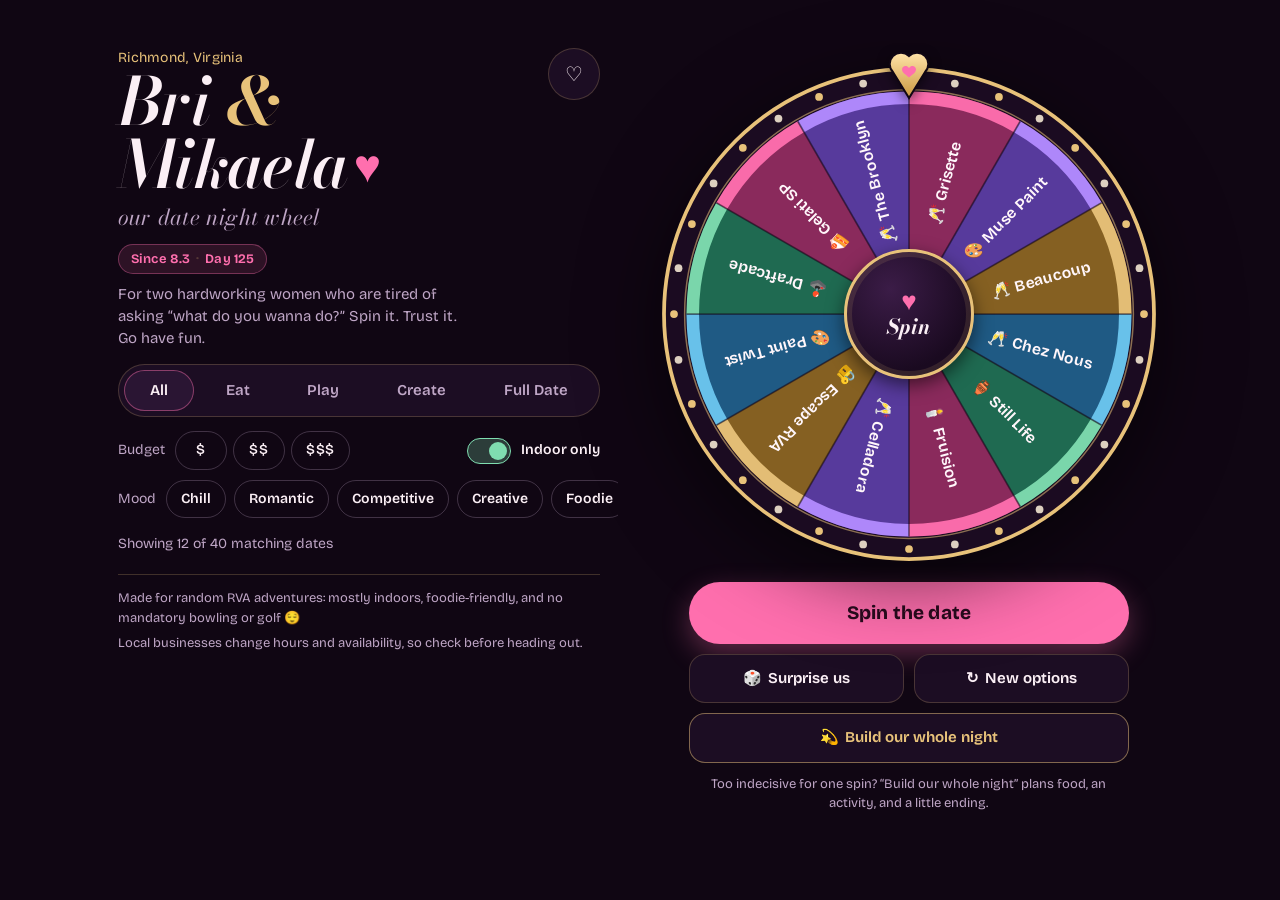
<file: index.html>
<!doctype html>
<html lang="en">
<head>
  <meta charset="utf-8" />
  <meta name="viewport" content="width=device-width, initial-scale=1, viewport-fit=cover" />
  <title>Bri &amp; Mikaela's Date Night Wheel · Richmond, VA</title>
  <meta name="description" content="Bri &amp; Mikaela's date-night wheel: real Richmond restaurants, escape rooms, museums, candle making, pottery and more. Spin it. Trust it. Go have fun." />
  <meta name="theme-color" content="#100613" />
  <meta name="color-scheme" content="dark" />

  <!-- iPhone home-screen app feel -->
  <meta name="apple-mobile-web-app-capable" content="yes" />
  <meta name="mobile-web-app-capable" content="yes" />
  <meta name="apple-mobile-web-app-status-bar-style" content="black-translucent" />
  <meta name="apple-mobile-web-app-title" content="B&amp;M Date Night" />
  <link rel="apple-touch-icon" href="assets/icon-180.png" />
  <link rel="icon" href="assets/icon.svg" type="image/svg+xml" />
  <link rel="manifest" href="manifest.webmanifest" />

  <!-- Link previews (iMessage, Slack…) -->
  <meta property="og:title" content="Bri &amp; Mikaela's Date Night Wheel" />
  <meta property="og:description" content="Richmond date nights, one spin at a time." />
  <meta property="og:image" content="https://date-night-wheel-briester22513s-projects.vercel.app/assets/og-image.png" />
  <meta property="og:url" content="https://date-night-wheel-briester22513s-projects.vercel.app/" />
  <meta property="og:type" content="website" />
  <meta name="twitter:card" content="summary_large_image" />

  <link rel="preload" href="fonts/bodoni-moda-latin-opsz-italic.woff2" as="font" type="font/woff2" crossorigin />
  <link rel="preload" href="fonts/bricolage-grotesque-latin-opsz-normal.woff2" as="font" type="font/woff2" crossorigin />
  <link rel="stylesheet" href="css/styles.css" />
</head>
<body>
  <main class="app" id="app">
    <header class="head">
      <p class="place">Richmond, Virginia</p>
      <h1 class="title">Bri <span class="amp">&amp;</span> Mikaela<span class="heart" aria-hidden="true">♥</span></h1>
      <p class="subtitle">our date night wheel</p>
      <p class="since" id="sinceBadge" hidden>Since 8.3 <span class="dot" aria-hidden="true">·</span> <span id="sinceCount"></span></p>
      <p class="tagline">For two hardworking women who are tired of asking “what do you wanna do?” Spin it. Trust it. Go have fun.</p>
      <button class="saved-btn" id="savedBtn" type="button" aria-label="Favorites and date history">
        <span aria-hidden="true">♡</span>
        <span class="count" id="savedCount" hidden>0</span>
      </button>
    </header>

    <nav class="modes" id="modes" aria-label="What kind of date">
      <button class="mode" type="button" data-mode="all" aria-pressed="true">All</button>
      <button class="mode" type="button" data-mode="eat" aria-pressed="false">Eat</button>
      <button class="mode" type="button" data-mode="play" aria-pressed="false">Play</button>
      <button class="mode" type="button" data-mode="create" aria-pressed="false">Create</button>
      <button class="mode" type="button" data-mode="full" aria-pressed="false">Full Date</button>
    </nav>

    <section class="filters" aria-label="Filters">
      <div class="filter-row">
        <span class="filter-label" id="budgetLabel">Budget</span>
        <div role="group" aria-labelledby="budgetLabel" style="display:flex;gap:6px">
          <button class="chip budget" type="button" data-price="1" aria-pressed="false" aria-label="Budget: $">$</button>
          <button class="chip budget" type="button" data-price="2" aria-pressed="false" aria-label="Budget: $$">$$</button>
          <button class="chip budget" type="button" data-price="3" aria-pressed="false" aria-label="Budget: $$$">$$$</button>
        </div>
        <button class="toggle" id="indoorToggle" type="button" role="switch" aria-checked="true">
          <span class="track" aria-hidden="true"></span>Indoor only
        </button>
      </div>
      <div class="filter-row scroll" role="group" aria-label="Mood">
        <span class="filter-label">Mood</span>
        <button class="chip mood" type="button" data-mood="chill" aria-pressed="false">Chill</button>
        <button class="chip mood" type="button" data-mood="romantic" aria-pressed="false">Romantic</button>
        <button class="chip mood" type="button" data-mood="competitive" aria-pressed="false">Competitive</button>
        <button class="chip mood" type="button" data-mood="creative" aria-pressed="false">Creative</button>
        <button class="chip mood" type="button" data-mood="foodie" aria-pressed="false">Foodie</button>
        <button class="chip mood" type="button" data-mood="spontaneous" aria-pressed="false">Spontaneous</button>
      </div>
      <div class="status">
        <span id="matchCount" aria-live="polite">Loading dates…</span>
        <button class="link-btn" id="resetFilters" type="button" hidden>Clear filters</button>
      </div>
    </section>

    <section class="stage" aria-label="Wheel">
      <div class="wheel-wrap" id="wheelWrap">
        <svg class="pointer" id="pointer" viewBox="0 0 44 54" aria-hidden="true">
          <defs>
            <linearGradient id="pg" x1="0" y1="0" x2="0" y2="1">
              <stop offset="0" stop-color="#ffe3a8" /><stop offset="1" stop-color="#c9973f" />
            </linearGradient>
          </defs>
          <path d="M22 52 L6 26 A11 11 0 0 1 22 10 A11 11 0 0 1 38 26 Z" fill="url(#pg)" stroke="#100613" stroke-width="2" />
          <path d="M22 22 c-2-3.4-7-2.4-7 1.4 0 3 4 5.4 7 8 3-2.6 7-5 7-8 0-3.8-5-4.8-7-1.4z" fill="#ff6fae" />
        </svg>
        <div class="wheel-rotor" id="rotor"></div>
        <button class="hub" id="hubSpin" type="button" aria-label="Spin the wheel">
          <span class="h-heart" aria-hidden="true">♥</span>
          <span class="h-word">Spin</span>
        </button>
        <div class="empty" id="emptyState" hidden>
          <strong>Nothing fits yet</strong>
          <p id="emptyText">No dates match every filter you picked.</p>
          <button class="link-btn" id="emptyReset" type="button">Clear filters</button>
        </div>
      </div>

      <div class="actions">
        <button class="spin-btn" id="spinBtn" type="button">Spin the date</button>
        <div class="secondary">
          <button class="ghost" id="surpriseBtn" type="button"><span class="em" aria-hidden="true">🎲</span>Surprise us</button>
          <button class="ghost" id="shuffleBtn" type="button"><span class="em" aria-hidden="true">↻</span>New options</button>
          <button class="ghost night wide" id="nightBtn" type="button"><span class="em" aria-hidden="true">💫</span>Build our whole night</button>
        </div>
        <p class="hint" id="hint">Too indecisive for one spin? “Build our whole night” plans food, an activity, and a little ending.</p>
      </div>
    </section>

    <footer class="foot">
      <p>Made for random RVA adventures: mostly indoors, foodie-friendly, and no mandatory bowling or golf 😌</p>
      <p>Local businesses change hours and availability, so check before heading out.</p>
      <p class="storage-note" id="storageNote" hidden>This browser is blocking storage (often Private Browsing), so favorites and history will reset when you close the tab.</p>
    </footer>
  </main>

  <!-- Result sheet -->
  <div class="scrim" id="scrim" hidden></div>
  <section class="sheet" id="resultSheet" role="dialog" aria-modal="true" aria-labelledby="resultTitle" hidden>
    <div class="grab" aria-hidden="true"></div>
    <button class="sheet-close" type="button" data-close aria-label="Close">✕</button>
    <div id="resultBody"></div>
  </section>

  <!-- Favorites & history sheet -->
  <section class="sheet" id="savedSheet" role="dialog" aria-modal="true" aria-labelledby="savedTitle" hidden>
    <div class="grab" aria-hidden="true"></div>
    <button class="sheet-close" type="button" data-close aria-label="Close">✕</button>
    <h2 class="sr-only" id="savedTitle">Saved dates</h2>
    <div class="tabs" role="tablist">
      <button class="tab" role="tab" id="tabFav" aria-selected="true" aria-controls="savedList">Favorites</button>
      <button class="tab" role="tab" id="tabHist" aria-selected="false" aria-controls="savedList">Date history</button>
    </div>
    <ul class="list" id="savedList" role="tabpanel"></ul>
    <div class="list-foot" id="savedFoot"></div>
  </section>

  <div class="toast" id="toast" role="status" aria-live="polite"></div>
  <canvas id="confetti" aria-hidden="true"></canvas>
  <p class="sr-only" id="announce" aria-live="assertive"></p>

  <noscript><p style="padding:24px">This wheel needs JavaScript turned on to spin.</p></noscript>

  <script src="js/data.js"></script>
  <script src="js/wheel.js"></script>
  <script src="js/app.js"></script>
</body>
</html>
</file>
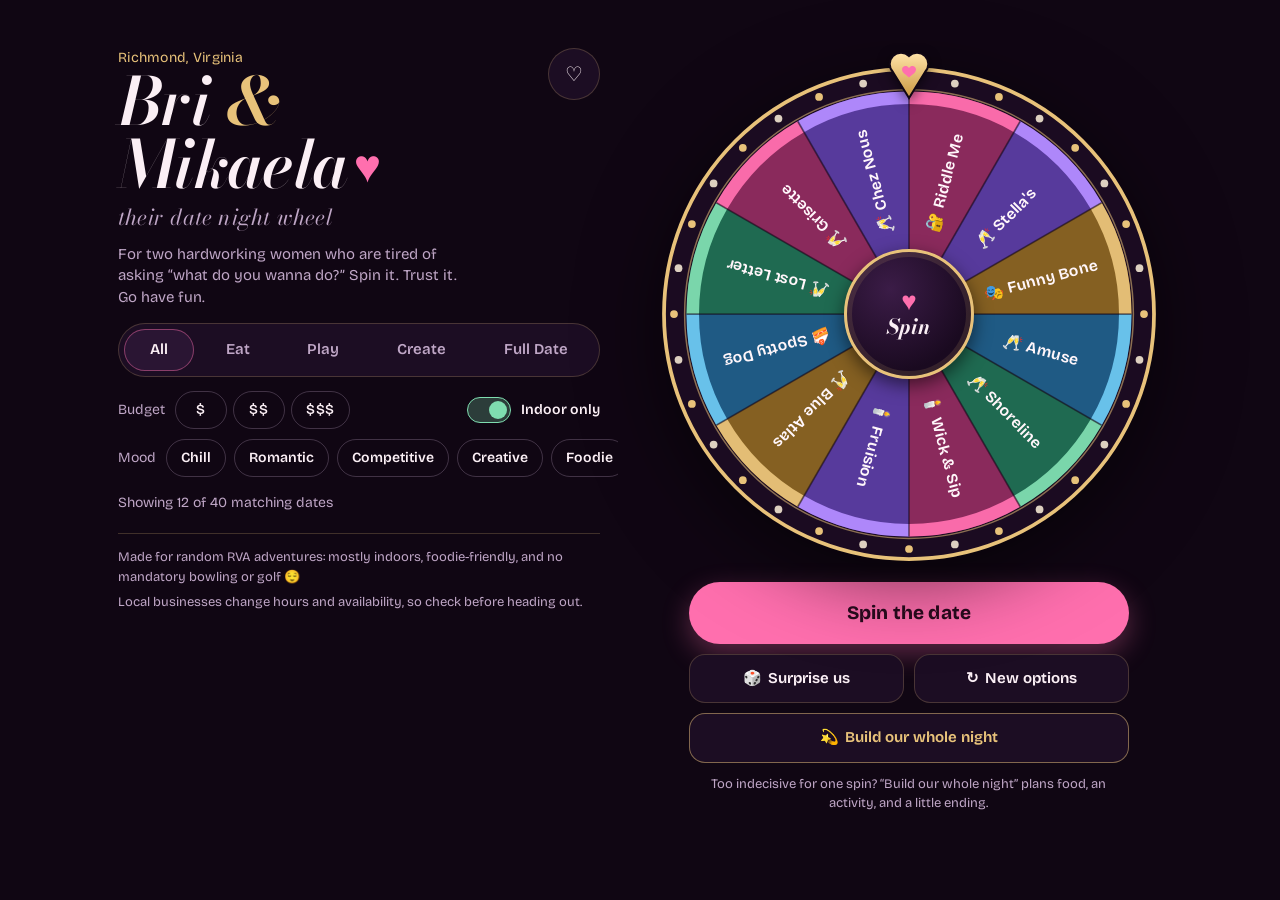
<file: standalone.html>
<!doctype html>
<html lang="en">
<head>
  <meta charset="utf-8" />
  <meta name="viewport" content="width=device-width, initial-scale=1, viewport-fit=cover" />
  <title>Bri &amp; Mikaela's Date Night Wheel · Richmond, VA</title>
  <meta name="description" content="Bri &amp; Mikaela's date-night wheel: real Richmond restaurants, escape rooms, museums, candle making, pottery and more. Spin it. Trust it. Go have fun." />
  <meta name="theme-color" content="#100613" />
  <link rel="icon" href="data:image/svg+xml,<svg xmlns='http://www.w3.org/2000/svg' viewBox='0 0 64 64'><rect width='64' height='64' rx='14' fill='%23140818'/><path d='M32 50 8 30a12 12 0 0 1 17-17l7 7 7-7a12 12 0 0 1 17 17z' fill='%23ff6fae'/></svg>" />
  <meta name="color-scheme" content="dark" />

  <!-- iPhone home-screen app feel -->

  <!-- Link previews (iMessage, Slack…). For best results replace with your full https URL after deploying. -->
  <meta property="og:title" content="Bri &amp; Mikaela's Date Night Wheel" />
  <meta property="og:description" content="Richmond date nights, one spin at a time." />
  <meta property="og:type" content="website" />
  <meta name="twitter:card" content="summary_large_image" />

  <style>
/* ───────────── Fonts (self-hosted, no external requests) ───────────── */
@font-face {
  font-family: 'Bodoni Moda';
  font-style: italic;
  font-weight: 400 900;
  font-display: swap;
  src: url('[data-uri]') format('woff2');
}
@font-face {
  font-family: 'Bricolage Grotesque';
  font-style: normal;
  font-weight: 200 800;
  font-display: swap;
  src: url('[data-uri]') format('woff2');
}

/* ───────────── Tokens ───────────── */
:root {
  --night: #100613;      /* page base: plum-black */
  --plum: #1c0d23;       /* surfaces */
  --plum-2: #2a1533;     /* raised surfaces */
  --ink: #fbeff5;        /* primary text */
  --muted: #bfa6c6;      /* secondary text */
  --pink: #ff6fae;
  --orchid: #b48cff;
  --gold: #e8c27a;
  --lagoon: #6cc7f0;
  --mint: #7fddb0;
  --hair: rgba(232, 194, 122, 0.22);  /* gold hairline */
  --shadow: 0 18px 50px rgba(0, 0, 0, 0.45);

  --font-display: 'Bodoni Moda', 'Didot', 'Bodoni 72', Georgia, serif;
  --font-ui: 'Bricolage Grotesque', ui-sans-serif, -apple-system, 'Segoe UI', sans-serif;

  --safe-t: env(safe-area-inset-top, 0px);
  --safe-b: env(safe-area-inset-bottom, 0px);
  --wheel: min(88vw, 440px);
  color-scheme: dark;
}

*, *::before, *::after { box-sizing: border-box; }
/*
 * The wheel's rotating layer (.wheel-rotor) is a square that spins to any angle.
 * A rotated square's axis-aligned bounding box is wider than the square itself —
 * at 45° it's about 1.4x wider — so mid-spin it can briefly measure wider than the
 * phone screen. On mobile, <html> (not <body>) is the real scrolling root, so
 * overflow-x has to be clamped on both or the whole page's layout viewport creeps
 * wider on every spin, dragging the fixed-position result sheet along with it.
 */
html {
  -webkit-text-size-adjust: 100%; text-size-adjust: 100%;
  overflow-x: hidden;
  width: 100%;
  overscroll-behavior-x: none;
  background: var(--night); /* belt-and-suspenders: iOS overscroll/rubber-band can flash the html
                                background before body's; without this it briefly shows through white */
}
body {
  margin: 0;
  min-height: 100vh;
  min-height: 100dvh;
  background: var(--night);
  color: var(--ink);
  font-family: var(--font-ui);
  font-size: 16px;
  line-height: 1.45;
  -webkit-font-smoothing: antialiased;
  -webkit-tap-highlight-color: transparent;
  overflow-x: hidden;
  width: 100%;
  overscroll-behavior-x: none;
  position: relative;
}
button, a { font: inherit; color: inherit; touch-action: manipulation; }
button { cursor: pointer; }
button:disabled { cursor: not-allowed; opacity: 0.45; }
:focus-visible { outline: 2px solid var(--gold); outline-offset: 3px; border-radius: 12px; }
.sr-only { position: absolute; width: 1px; height: 1px; padding: 0; margin: -1px; overflow: hidden; clip: rect(0 0 0 0); white-space: nowrap; border: 0; }

/* ───────────── Layout ───────────── */
.app {
  max-width: 1080px;
  margin: 0 auto;
  padding: calc(14px + var(--safe-t)) 18px calc(28px + var(--safe-b));
  display: grid;
  grid-template-columns: 1fr;
  grid-template-areas: 'head' 'modes' 'filters' 'stage' 'foot';
  gap: 14px;
}
.head { grid-area: head; }
.modes { grid-area: modes; }
.filters { grid-area: filters; }
.stage { grid-area: stage; }
.foot { grid-area: foot; }

@media (min-width: 960px) {
  .app {
    grid-template-columns: minmax(0, 1fr) minmax(0, 1.05fr);
    grid-template-areas: 'head stage' 'modes stage' 'filters stage' 'foot stage';
    grid-template-rows: auto auto auto 1fr;
    column-gap: 56px;
    padding-top: 48px;
  }
  :root { --wheel: min(46vw, 500px); }
}

/* ───────────── Header ───────────── */
.head { position: relative; padding-right: 64px; }
.place { margin: 0; color: var(--gold); font-size: 14px; letter-spacing: 0.02em; }
.title {
  margin: 2px 0 6px;
  font-family: var(--font-display);
  font-style: italic;
  font-weight: 600;
  font-size: clamp(40px, 11vw, 66px);
  line-height: 0.95;
  letter-spacing: -0.01em;
  font-variation-settings: 'opsz' 96;
}
.title .heart { color: var(--pink); font-style: normal; font-size: 0.7em; vertical-align: 0.12em; margin-left: 0.14em; }
.title .amp { color: var(--gold); font-style: normal; }
.subtitle {
  margin: 2px 0 10px;
  font-family: var(--font-display);
  font-style: italic;
  font-size: clamp(17px, 4.4vw, 22px);
  font-variation-settings: 'opsz' 24;
  color: var(--muted);
  letter-spacing: 0.01em;
}
.tagline { margin: 0; color: var(--muted); max-width: 34ch; font-size: 15px; }
.saved-btn {
  position: absolute; top: 0; right: 0;
  display: grid; place-items: center;
  width: 52px; height: 52px; border-radius: 50%;
  background: var(--plum); border: 1px solid var(--hair);
  font-size: 20px;
}
.saved-btn .count {
  position: absolute; top: -2px; right: -2px;
  min-width: 20px; height: 20px; padding: 0 5px; border-radius: 10px;
  background: var(--pink); color: #2a0b1e; font-size: 12px; font-weight: 700;
  display: grid; place-items: center;
}
.saved-btn .count[hidden] { display: none; }

/* ───────────── Mode tabs ───────────── */
.modes {
  display: flex; gap: 6px; padding: 5px;
  background: var(--plum); border: 1px solid var(--hair); border-radius: 999px;
  overflow-x: auto; scrollbar-width: none;
}
.modes::-webkit-scrollbar { display: none; }
.mode {
  flex: 1 0 auto;
  padding: 10px 14px; border: 0; border-radius: 999px;
  background: transparent; color: var(--muted); font-weight: 600; font-size: 15px;
  white-space: nowrap;
  transition: background-color .2s, color .2s;
}
.mode[aria-pressed='true'] { background: var(--plum-2); color: var(--ink); box-shadow: inset 0 0 0 1px rgba(255, 111, 174, .45); }
.mode[data-mode='full'][aria-pressed='true'] { box-shadow: inset 0 0 0 1px rgba(232, 194, 122, .7); color: var(--gold); }

/* ───────────── Filters ───────────── */
.filters { display: grid; gap: 10px; }
.filter-row { display: flex; align-items: center; gap: 8px; flex-wrap: wrap; }
.filter-row.scroll { flex-wrap: nowrap; overflow-x: auto; scrollbar-width: none; margin: 0 -18px; padding: 0 18px; }
.filter-row.scroll::-webkit-scrollbar { display: none; }
.filter-label { color: var(--muted); font-size: 14px; margin-right: 2px; white-space: nowrap; }
.chip {
  padding: 8px 14px; border-radius: 999px;
  border: 1px solid rgba(191, 166, 198, .28); background: transparent;
  font-size: 14px; font-weight: 600; color: var(--ink); white-space: nowrap;
  transition: background-color .15s, border-color .15s, color .15s;
}
.chip[aria-pressed='true'] { background: var(--ink); color: #2a0b1e; border-color: var(--ink); }
.chip.budget { min-width: 52px; font-variant-numeric: tabular-nums; letter-spacing: .04em; }
.chip.budget[aria-pressed='true'] { background: var(--gold); border-color: var(--gold); }
.chip.mood[data-mood='romantic'][aria-pressed='true'] { background: var(--pink); border-color: var(--pink); }
.chip.mood[data-mood='competitive'][aria-pressed='true'] { background: var(--lagoon); border-color: var(--lagoon); }
.chip.mood[data-mood='creative'][aria-pressed='true'] { background: var(--orchid); border-color: var(--orchid); }
.chip.mood[data-mood='foodie'][aria-pressed='true'] { background: var(--gold); border-color: var(--gold); }
.chip.mood[data-mood='chill'][aria-pressed='true'] { background: var(--mint); border-color: var(--mint); }

.toggle { display: inline-flex; align-items: center; gap: 10px; margin-left: auto; background: none; border: 0; padding: 4px 0; font-size: 14px; font-weight: 600; }
.toggle .track { width: 44px; height: 26px; border-radius: 13px; background: var(--plum-2); border: 1px solid var(--hair); position: relative; transition: background-color .2s; }
.toggle .track::after { content: ''; position: absolute; top: 3px; left: 3px; width: 18px; height: 18px; border-radius: 50%; background: var(--muted); transition: transform .2s, background-color .2s; }
.toggle[aria-checked='true'] .track { background: rgba(127, 221, 176, .25); border-color: var(--mint); }
.toggle[aria-checked='true'] .track::after { transform: translateX(18px); background: var(--mint); }

.status { display: flex; align-items: center; justify-content: space-between; gap: 12px; font-size: 14px; color: var(--muted); min-height: 32px; }
.link-btn { background: none; border: 0; padding: 6px 0; color: var(--gold); font-weight: 600; font-size: 14px; text-decoration: underline; text-underline-offset: 3px; }
.link-btn[hidden] { display: none; }

/* ───────────── Stage & wheel ───────────── */
.stage { display: flex; flex-direction: column; align-items: center; gap: 18px; }
.wheel-wrap {
  position: relative;
  width: var(--wheel); height: var(--wheel);
  margin-top: 16px;
  /* Generous slack so the rotated rotor's wider bounding box, plus the glow and
     pointer, never register as page-level horizontal overflow (see html/body rule). */
  overflow: visible;
  max-width: calc(100vw - 24px);
}
/* one spotlight behind the wheel — the only glow on the page */
.wheel-wrap::before {
  content: ''; position: absolute; inset: -8%;
  background: radial-gradient(closest-side, rgba(180, 140, 255, .14), rgba(255, 111, 174, .05) 55%, transparent 72%);
  pointer-events: none;
}
.wheel-rotor {
  position: absolute; inset: 0;
  will-change: transform;
  transform: rotate(0deg);
  -webkit-backface-visibility: hidden; backface-visibility: hidden;
  /* Nothing here needs to be tappable (Hub and Spin buttons live outside this
     layer). Without this, a rotated square div hit-tests as its FULL rotated
     rectangle — including transparent corners that swing out past its own box
     at odd angles — which can shadow the Spin button sitting just below it. */
  pointer-events: none;
}
.wheel-rotor svg { width: 100%; height: 100%; display: block; overflow: visible; filter: drop-shadow(0 20px 40px rgba(0, 0, 0, .55)); }

.rim { fill: #1b0b21; stroke: var(--gold); stroke-width: 3; }
.rim-inner { fill: none; stroke: rgba(232, 194, 122, .55); stroke-width: 1.2; }
.seg { stroke: none; transition: filter .35s; }
.seg-c0 { fill: #8a2a5c; } .band-c0 { fill: var(--pink); }
.seg-c1 { fill: #573a9c; } .band-c1 { fill: var(--orchid); }
.seg-c2 { fill: #856022; } .band-c2 { fill: var(--gold); }
.seg-c3 { fill: #1f5a84; } .band-c3 { fill: var(--lagoon); }
.seg-c4 { fill: #1f6a51; } .band-c4 { fill: var(--mint); }
.band { opacity: .95; }
.divider { stroke: rgba(20, 8, 24, .55); stroke-width: 1.4; }
.lbl-main { fill: #fff6fa; font-family: var(--font-ui); font-weight: 650; letter-spacing: .005em; }
.lbl-sub { fill: rgba(255, 246, 250, .72); font-family: var(--font-ui); font-weight: 500; }
.bulb.b1 { fill: var(--gold); }
.bulb.b2 { fill: #fff3dc; opacity: .85; }
.spinning .bulb.b1 { animation: twinkle .5s steps(2) infinite; }
.spinning .bulb.b2 { animation: twinkle .5s steps(2) infinite reverse; }
@keyframes twinkle { 0% { opacity: .25; } 100% { opacity: 1; } }
.seg.winner { filter: brightness(1.35) saturate(1.15); }
.wheel-wrap.landed .seg:not(.winner) { filter: brightness(.6); }

/* Pointer: gold heart pin at 12 o'clock, outside the rotating layer */
.pointer {
  position: absolute; top: -18px; left: 50%;
  width: 44px; height: 54px; margin-left: -22px;
  transform-origin: 50% 12px;
  z-index: 3; pointer-events: none;
  filter: drop-shadow(0 4px 6px rgba(0, 0, 0, .5));
}
.pointer.tick { animation: flick .14s ease-out; }
.pointer.celebrate { animation: bounce .7s cubic-bezier(.3, 1.6, .5, 1); }
@keyframes flick { 0% { transform: rotate(0); } 40% { transform: rotate(-16deg); } 100% { transform: rotate(0); } }
@keyframes bounce { 0% { transform: translateY(0) scale(1); } 30% { transform: translateY(-8px) scale(1.12); } 100% { transform: translateY(0) scale(1); } }

/* Hub = second spin button */
.hub {
  position: absolute; left: 50%; top: 50%;
  width: 26%; height: 26%; transform: translate(-50%, -50%);
  border-radius: 50%; border: 3px solid var(--gold);
  background: radial-gradient(circle at 35% 30%, #3b1c47, #1a0a20 70%);
  color: var(--ink); z-index: 2;
  display: grid; place-items: center; align-content: center; gap: 0;
  box-shadow: 0 6px 18px rgba(0, 0, 0, .55), inset 0 0 0 5px rgba(232, 194, 122, .12);
  transition: transform .15s;
}
.hub:active:not(:disabled) { transform: translate(-50%, -50%) scale(.95); }
.hub .h-heart { color: var(--pink); font-size: clamp(18px, 5vw, 26px); line-height: 1; }
.hub .h-word { font-family: var(--font-display); font-style: italic; font-weight: 700; font-size: clamp(15px, 4.2vw, 21px); line-height: 1.1; }

.empty {
  position: absolute; inset: 12%; z-index: 4;
  display: grid; place-items: center; align-content: center; gap: 10px; text-align: center;
  padding: 24px; border-radius: 50%;
  background: rgba(20, 8, 24, .92); border: 1px dashed var(--hair);
}
.empty[hidden] { display: none; }
.empty p { margin: 0; color: var(--muted); max-width: 22ch; }
.empty strong { font-family: var(--font-display); font-style: italic; font-size: 22px; color: var(--ink); }

/* ───────────── Actions ───────────── */
.actions { width: 100%; max-width: 440px; display: grid; gap: 10px; }
.spin-btn {
  width: 100%; padding: 17px 24px; border: 0; border-radius: 999px;
  background: var(--pink); color: #2a0b1e;
  font-size: 19px; font-weight: 750; letter-spacing: .01em;
  box-shadow: 0 10px 28px rgba(255, 111, 174, .32);
  transition: transform .12s, box-shadow .2s;
}
.spin-btn:active:not(:disabled) { transform: scale(.98); }
.secondary { display: grid; grid-template-columns: 1fr 1fr; gap: 10px; }
.ghost {
  padding: 13px 14px; border-radius: 16px;
  background: var(--plum); border: 1px solid var(--hair);
  font-weight: 650; font-size: 15px; text-align: center;
}
.ghost .em { margin-right: 6px; }
.ghost.wide { grid-column: 1 / -1; }
.ghost.night { border-color: rgba(232, 194, 122, .5); color: var(--gold); }
.ghost[hidden] { display: none; }
.hint { margin: 2px 0 0; text-align: center; font-size: 13px; color: var(--muted); }

.foot { color: var(--muted); font-size: 13px; line-height: 1.5; border-top: 1px solid var(--hair); padding-top: 14px; }
.foot p { margin: 0 0 6px; max-width: 60ch; }
.storage-note { color: var(--gold); }
.storage-note[hidden] { display: none; }

/* ───────────── Sheets (result + saved) ───────────── */
.scrim {
  position: fixed; inset: 0; z-index: 40;
  background: rgba(6, 2, 9, .86);
  -webkit-backdrop-filter: blur(5px) saturate(0.7); backdrop-filter: blur(5px) saturate(0.7);
  opacity: 0; transition: opacity .25s;
}
.scrim.open { opacity: 1; }
.scrim[hidden] { display: none; }
.sheet {
  position: fixed; z-index: 50; left: 0; right: 0; bottom: 0;
  max-height: 88vh; max-height: 88dvh; overflow-y: auto; -webkit-overflow-scrolling: touch; overscroll-behavior: contain;
  margin: 0 auto; max-width: 560px;
  background: var(--plum); border: 1px solid var(--hair); border-bottom: 0;
  border-radius: 26px 26px 0 0;
  padding: 10px 22px calc(22px + var(--safe-b));
  box-shadow: var(--shadow);
  transform: translateY(105%); transition: transform .38s cubic-bezier(.2, .9, .25, 1);
}
.sheet.open { transform: translateY(0); }
.sheet[hidden] { display: none; }
@media (min-width: 700px) {
  .sheet { bottom: auto; top: 50%; border-radius: 26px; border-bottom: 1px solid var(--hair); transform: translateY(-40%) scale(.97); opacity: 0; transition: transform .3s, opacity .3s; }
  .sheet.open { transform: translateY(-50%) scale(1); opacity: 1; }
}
.grab { width: 44px; height: 5px; border-radius: 3px; background: rgba(191, 166, 198, .35); margin: 0 auto 10px; }
.sheet-close {
  position: absolute; top: 12px; right: 14px; width: 40px; height: 40px; border-radius: 50%;
  border: 1px solid var(--hair); background: var(--plum-2); font-size: 18px; line-height: 1;
}
.kicker { margin: 6px 0 2px; color: var(--gold); font-size: 14px; font-weight: 600; }
.r-name { margin: 0 44px 10px 0; font-family: var(--font-display); font-style: italic; font-weight: 650; font-size: clamp(30px, 8.5vw, 40px); line-height: 1.02; }
.meta { display: flex; flex-wrap: wrap; gap: 6px; margin: 0 0 12px; padding: 0; list-style: none; }
.meta li { padding: 4px 10px; border-radius: 999px; background: var(--plum-2); font-size: 13px; font-weight: 600; color: var(--ink); }
.meta li.price { color: var(--gold); letter-spacing: .04em; }
.r-desc { margin: 0 0 10px; font-size: 16px; }
.r-tip { margin: 0 0 16px; font-size: 14px; color: var(--muted); }
.cta-row { display: grid; grid-template-columns: 1fr 1fr; gap: 10px; margin-bottom: 12px; }
.cta { display: flex; align-items: center; justify-content: center; gap: 6px; padding: 14px 12px; border-radius: 16px; text-decoration: none; font-weight: 700; font-size: 15px; text-align: center; }
.cta.primary { background: var(--ink); color: #2a0b1e; }
.cta.secondary { background: transparent; border: 1px solid var(--hair); }
.cta.only { grid-column: 1 / -1; }
.act-row { display: grid; grid-template-columns: repeat(3, 1fr); gap: 8px; margin-bottom: 12px; }
.act {
  display: grid; justify-items: center; gap: 3px; padding: 11px 6px; border-radius: 16px;
  background: var(--plum-2); border: 1px solid transparent; font-size: 13px; font-weight: 650;
}
.act .ico { font-size: 20px; line-height: 1.1; }
.act[aria-pressed='true'] { border-color: var(--pink); color: var(--pink); }
.act.done[aria-pressed='true'] { border-color: var(--mint); color: var(--mint); }
.again { width: 100%; padding: 15px; border-radius: 999px; border: 0; background: var(--pink); color: #2a0b1e; font-weight: 750; font-size: 17px; }

/* Itinerary stops: a real sequence, so numbered markers earn their place */
.stops { list-style: none; margin: 4px 0 14px; padding: 0; counter-reset: stop; }
.stop { position: relative; padding: 0 0 16px 44px; counter-increment: stop; }
.stop::before {
  content: counter(stop); position: absolute; left: 0; top: 0;
  width: 30px; height: 30px; border-radius: 50%;
  display: grid; place-items: center; font-weight: 750; font-size: 14px;
  background: var(--gold); color: #2a0b1e;
}
.stop:not(:last-child)::after { content: ''; position: absolute; left: 14.5px; top: 34px; bottom: 4px; width: 1px; background: var(--hair); }
.stop h3 { margin: 2px 0 2px; font-size: 18px; font-weight: 700; }
.stop .s-kind { color: var(--gold); font-size: 13px; font-weight: 600; }
.stop p { margin: 4px 0 8px; font-size: 14px; color: var(--muted); }
.stop .s-links { display: flex; gap: 8px; flex-wrap: wrap; }
.stop .s-links a { font-size: 13px; font-weight: 700; padding: 7px 12px; border-radius: 999px; border: 1px solid var(--hair); text-decoration: none; }

/* Saved sheet */
.tabs { display: flex; gap: 6px; margin: 4px 44px 14px 0; }
.tab { flex: 1; padding: 10px; border-radius: 12px; border: 1px solid var(--hair); background: transparent; font-weight: 650; }
.tab[aria-selected='true'] { background: var(--plum-2); border-color: var(--pink); }
.list { list-style: none; margin: 0; padding: 0; display: grid; gap: 8px; }
.item { display: flex; align-items: center; gap: 10px; padding: 12px; border-radius: 16px; background: var(--plum-2); }
.item .i-main { flex: 1; min-width: 0; background: none; border: 0; padding: 0; text-align: left; }
.item .i-title { display: block; font-weight: 700; white-space: nowrap; overflow: hidden; text-overflow: ellipsis; }
.item .i-sub { display: block; font-size: 13px; color: var(--muted); }
.item .i-x { width: 36px; height: 36px; flex: 0 0 auto; border-radius: 50%; border: 1px solid var(--hair); background: transparent; }
.list-empty { color: var(--muted); padding: 18px 4px; margin: 0; }
.list-foot { display: flex; justify-content: space-between; align-items: center; margin-top: 12px; font-size: 13px; color: var(--muted); gap: 12px; }

/* Toast */
.toast {
  position: fixed; left: 50%; bottom: calc(22px + var(--safe-b)); z-index: 80;
  transform: translate(-50%, 20px); opacity: 0;
  background: var(--ink); color: #2a0b1e; font-weight: 700; font-size: 14px;
  padding: 12px 18px; border-radius: 999px; box-shadow: var(--shadow);
  transition: opacity .25s, transform .25s; pointer-events: none; max-width: calc(100vw - 32px); text-align: center;
}
.toast.show { opacity: 1; transform: translate(-50%, 0); }

/* Confetti canvas */
#confetti { position: fixed; inset: 0; width: 100%; height: 100%; pointer-events: none; z-index: 60; }

/* ───────────── Reduced motion ───────────── */
@media (prefers-reduced-motion: reduce) {
  .sheet, .scrim, .toast { transition: none; }
  .spinning .bulb.b1, .spinning .bulb.b2, .pointer.tick, .pointer.celebrate { animation: none; }
}

  </style>
</head>
<body>
  <main class="app" id="app">
    <header class="head">
      <p class="place">Richmond, Virginia</p>
      <h1 class="title">Bri <span class="amp">&amp;</span> Mikaela<span class="heart" aria-hidden="true">♥</span></h1>
      <p class="subtitle">their date night wheel</p>
      <p class="tagline">For two hardworking women who are tired of asking “what do you wanna do?” Spin it. Trust it. Go have fun.</p>
      <button class="saved-btn" id="savedBtn" type="button" aria-label="Favorites and date history">
        <span aria-hidden="true">♡</span>
        <span class="count" id="savedCount" hidden>0</span>
      </button>
    </header>

    <nav class="modes" id="modes" aria-label="What kind of date">
      <button class="mode" type="button" data-mode="all" aria-pressed="true">All</button>
      <button class="mode" type="button" data-mode="eat" aria-pressed="false">Eat</button>
      <button class="mode" type="button" data-mode="play" aria-pressed="false">Play</button>
      <button class="mode" type="button" data-mode="create" aria-pressed="false">Create</button>
      <button class="mode" type="button" data-mode="full" aria-pressed="false">Full Date</button>
    </nav>

    <section class="filters" aria-label="Filters">
      <div class="filter-row">
        <span class="filter-label" id="budgetLabel">Budget</span>
        <div role="group" aria-labelledby="budgetLabel" style="display:flex;gap:6px">
          <button class="chip budget" type="button" data-price="1" aria-pressed="false" aria-label="Budget: $">$</button>
          <button class="chip budget" type="button" data-price="2" aria-pressed="false" aria-label="Budget: $$">$$</button>
          <button class="chip budget" type="button" data-price="3" aria-pressed="false" aria-label="Budget: $$$">$$$</button>
        </div>
        <button class="toggle" id="indoorToggle" type="button" role="switch" aria-checked="true">
          <span class="track" aria-hidden="true"></span>Indoor only
        </button>
      </div>
      <div class="filter-row scroll" role="group" aria-label="Mood">
        <span class="filter-label">Mood</span>
        <button class="chip mood" type="button" data-mood="chill" aria-pressed="false">Chill</button>
        <button class="chip mood" type="button" data-mood="romantic" aria-pressed="false">Romantic</button>
        <button class="chip mood" type="button" data-mood="competitive" aria-pressed="false">Competitive</button>
        <button class="chip mood" type="button" data-mood="creative" aria-pressed="false">Creative</button>
        <button class="chip mood" type="button" data-mood="foodie" aria-pressed="false">Foodie</button>
        <button class="chip mood" type="button" data-mood="spontaneous" aria-pressed="false">Spontaneous</button>
      </div>
      <div class="status">
        <span id="matchCount" aria-live="polite">Loading dates…</span>
        <button class="link-btn" id="resetFilters" type="button" hidden>Clear filters</button>
      </div>
    </section>

    <section class="stage" aria-label="Wheel">
      <div class="wheel-wrap" id="wheelWrap">
        <svg class="pointer" id="pointer" viewBox="0 0 44 54" aria-hidden="true">
          <defs>
            <linearGradient id="pg" x1="0" y1="0" x2="0" y2="1">
              <stop offset="0" stop-color="#ffe3a8" /><stop offset="1" stop-color="#c9973f" />
            </linearGradient>
          </defs>
          <path d="M22 52 L6 26 A11 11 0 0 1 22 10 A11 11 0 0 1 38 26 Z" fill="url(#pg)" stroke="#100613" stroke-width="2" />
          <path d="M22 22 c-2-3.4-7-2.4-7 1.4 0 3 4 5.4 7 8 3-2.6 7-5 7-8 0-3.8-5-4.8-7-1.4z" fill="#ff6fae" />
        </svg>
        <div class="wheel-rotor" id="rotor"></div>
        <button class="hub" id="hubSpin" type="button" aria-label="Spin the wheel">
          <span class="h-heart" aria-hidden="true">♥</span>
          <span class="h-word">Spin</span>
        </button>
        <div class="empty" id="emptyState" hidden>
          <strong>Nothing fits yet</strong>
          <p id="emptyText">No dates match every filter you picked.</p>
          <button class="link-btn" id="emptyReset" type="button">Clear filters</button>
        </div>
      </div>

      <div class="actions">
        <button class="spin-btn" id="spinBtn" type="button">Spin the date</button>
        <div class="secondary">
          <button class="ghost" id="surpriseBtn" type="button"><span class="em" aria-hidden="true">🎲</span>Surprise us</button>
          <button class="ghost" id="shuffleBtn" type="button"><span class="em" aria-hidden="true">↻</span>New options</button>
          <button class="ghost night wide" id="nightBtn" type="button"><span class="em" aria-hidden="true">💫</span>Build our whole night</button>
        </div>
        <p class="hint" id="hint">Too indecisive for one spin? “Build our whole night” plans food, an activity, and a little ending.</p>
      </div>
    </section>

    <footer class="foot">
      <p>Made for random RVA adventures: mostly indoors, foodie-friendly, and no mandatory bowling or golf 😌</p>
      <p>Local businesses change hours and availability, so check before heading out.</p>
      <p class="storage-note" id="storageNote" hidden>This browser is blocking storage (often Private Browsing), so favorites and history will reset when you close the tab.</p>
    </footer>
  </main>

  <!-- Result sheet -->
  <div class="scrim" id="scrim" hidden></div>
  <section class="sheet" id="resultSheet" role="dialog" aria-modal="true" aria-labelledby="resultTitle" hidden>
    <div class="grab" aria-hidden="true"></div>
    <button class="sheet-close" type="button" data-close aria-label="Close">✕</button>
    <div id="resultBody"></div>
  </section>

  <!-- Favorites & history sheet -->
  <section class="sheet" id="savedSheet" role="dialog" aria-modal="true" aria-labelledby="savedTitle" hidden>
    <div class="grab" aria-hidden="true"></div>
    <button class="sheet-close" type="button" data-close aria-label="Close">✕</button>
    <h2 class="sr-only" id="savedTitle">Saved dates</h2>
    <div class="tabs" role="tablist">
      <button class="tab" role="tab" id="tabFav" aria-selected="true" aria-controls="savedList">Favorites</button>
      <button class="tab" role="tab" id="tabHist" aria-selected="false" aria-controls="savedList">Date history</button>
    </div>
    <ul class="list" id="savedList" role="tabpanel"></ul>
    <div class="list-foot" id="savedFoot"></div>
  </section>

  <div class="toast" id="toast" role="status" aria-live="polite"></div>
  <canvas id="confetti" aria-hidden="true"></canvas>
  <p class="sr-only" id="announce" aria-live="assertive"></p>

  <noscript><p style="padding:24px">This wheel needs JavaScript turned on to spin.</p></noscript>

  <script>
/*
 * RVA Date Night Roulette — content
 * ----------------------------------
 * This is the only file you need to edit to add, remove, or update a date.
 * Everything else (wheel, filters, Full Date builder) reads from here.
 *
 * Field guide
 *   id        unique slug, used in share links (?date=id) — never reuse an old id
 *   name      full business name shown on the result card
 *   short     label printed on the wheel (keep it 12 characters or fewer)
 *   category  'eat' | 'play' | 'create'  (drives the All / Eat / Play / Create tabs)
 *   kind      finer type used by the Full Date builder:
 *             dinner, drinks, dessert, museum, escape, game, show, outdoor, candle, clay, paint
 *   area      neighborhood shown to you
 *   zone      rough cluster used to keep Full Date stops close together
 *   price     1 = $ (under ~$25/person), 2 = $$ (~$25–60), 3 = $$$ ($60+)
 *   moods     any of: chill, romantic, competitive, creative, foodie, spontaneous
 *   indoor    false only for weather-dependent spots
 *   address   used to build the Google Maps link and multi-stop routes
 *   website   official site (null if the business has no reliable site)
 *   booking   reservation/ticket link (null = walk-in or book on their site)
 *
 * Research snapshot: September 2026. Places change — run `node scripts/check-links.mjs`
 * every few months and swap out anything that has closed.
 */
(function (root) {
  const ZONES = {
    city: { label: "Fan & Scott's", near: ['downtown', 'westend', 'south'] },
    downtown: { label: 'Downtown', near: ['city', 'east', 'south'] },
    east: { label: 'East End', near: ['downtown'] },
    westend: { label: 'West End', near: ['city'] },
    south: { label: 'Southside', near: ['city', 'downtown'] }
  };

  const KIND_EMOJI = {
    dinner: '🥂', drinks: '🍸', dessert: '🍰', museum: '🖼️', escape: '🔐',
    game: '🕹️', show: '🎭', outdoor: '🌅', candle: '🕯️', clay: '🏺', paint: '🎨'
  };

  const KIND_LABEL = {
    dinner: 'Dinner', drinks: 'Drinks', dessert: 'Dessert', museum: 'Museum',
    escape: 'Escape room', game: 'Games', show: 'Live show', outdoor: 'Golden hour',
    candle: 'Candle making', clay: 'Pottery', paint: 'Painting'
  };

  const OPTIONS = [
    // ───────────── EAT: dinner ─────────────
    {
      id: 'lopossum', name: "L'Opossum", short: "L'Opossum", category: 'eat', kind: 'dinner',
      area: 'Oregon Hill', zone: 'city', price: 3, moods: ['romantic', 'foodie'], indoor: true,
      desc: 'Witty French-meets-Southern plates in a moody, art-crammed dining room. Order the Beef Swellington, then take a lap to see the art.',
      tip: 'Dinner Tuesday to Saturday. It is small, so book ahead.',
      address: '626 China St, Richmond, VA 23220',
      website: 'https://www.lopossum.com/', booking: 'https://www.opentable.com/lopossum'
    },
    {
      id: 'lostletter', name: 'Lost Letter', short: 'Lost Letter', category: 'eat', kind: 'dinner',
      area: "Scott's Addition", zone: 'city', price: 3, moods: ['romantic', 'foodie'], indoor: true,
      desc: 'Candlelit Italian with fresh pasta and a serious Italian wine list. The garden patio feels like a trip to Piemonte on warm nights.',
      tip: 'Open Wednesday to Sunday evenings. Bar seats work for walk-ins.',
      address: '2939 W Clay St, Richmond, VA 23230',
      website: 'https://www.lostletterrva.com/', booking: 'https://resy.com/cities/richmond-va/venues/lost-letter'
    },
    {
      id: 'grisette', name: 'Grisette', short: 'Grisette', category: 'eat', kind: 'dinner',
      area: 'Church Hill', zone: 'east', price: 3, moods: ['romantic', 'foodie'], indoor: true,
      desc: 'A tiny French bouchon: house charcuterie, steak frites, and profiteroles made for splitting. Weeknights are the sweet spot.',
      tip: 'Dinner Monday to Saturday from 5. Park by Chimborazo Park and stroll over.',
      address: '3119 E Marshall St, Richmond, VA 23223',
      website: 'https://grisetterva.com/', booking: 'https://resy.com/cities/richmond-va/venues/grisette'
    },
    {
      id: 'lemaire', name: 'Lemaire', short: 'Lemaire', category: 'eat', kind: 'dinner',
      area: 'Downtown (The Jefferson)', zone: 'downtown', price: 3, moods: ['romantic', 'foodie'], indoor: true,
      desc: 'A dress-up dinner inside The Jefferson Hotel. Ask for the main dining room for quiet, then wander the grand staircase after.',
      tip: 'Dinner nightly 5 to 9. The bar is livelier if you want energy.',
      address: '101 W Franklin St, Richmond, VA 23220',
      website: 'https://www.lemairerestaurant.com/', booking: 'https://www.opentable.com/lemaire-at-the-jefferson-hotel'
    },
    {
      id: 'stellas', name: "Stella's", short: "Stella's", category: 'eat', kind: 'dinner',
      area: 'Near West End', zone: 'city', price: 2, moods: ['foodie', 'romantic', 'chill'], indoor: true,
      desc: 'Beloved Greek neighborhood spot. Share meze, the black kale salad, and the flaming saganaki.',
      tip: 'Closed Sundays. Reserve, or grab the bar or communal table as walk-ins.',
      address: '1012 Lafayette St, Richmond, VA 23221',
      website: 'https://stellasrichmond.com/', booking: 'https://www.opentable.com/stellas-restaurant-richmond'
    },
    {
      id: 'amuse', name: 'Amuse at VMFA', short: 'Amuse', category: 'eat', kind: 'dinner',
      area: 'Museum District', zone: 'city', price: 3, moods: ['romantic', 'foodie'], indoor: true,
      desc: "Seasonal dining on the museum's top floor overlooking the sculpture garden. The menu riffs on whatever exhibition is on.",
      tip: 'Dinner Wednesday to Friday only (lunch the other days). Pair it with a gallery walk.',
      address: '200 N Arthur Ashe Blvd, Richmond, VA 23220',
      website: 'https://www.vmfa.museum/visit/amuse-restaurant', booking: 'https://www.opentable.com/amuse-at-the-virginia-museum-of-fine-arts'
    },
    {
      id: 'celladora', name: 'Celladora', short: 'Celladora', category: 'eat', kind: 'dinner',
      area: 'The Fan', zone: 'city', price: 2, moods: ['romantic', 'chill', 'foodie'], indoor: true,
      desc: 'A wine shop that becomes one of the best little dinners in the city. Let them pick your bottle, and get the focaccia and flatiron.',
      tip: 'Tiny room. Go early or on a weeknight.',
      address: '111b N Lombardy St, Richmond, VA 23220',
      website: null, booking: null
    },
    {
      id: 'brooklyn', name: 'The Brooklyn', short: 'The Brooklyn', category: 'eat', kind: 'dinner',
      area: "Scott's Addition", zone: 'city', price: 3, moods: ['foodie', 'romantic'], indoor: true,
      desc: 'Dark, wood-fired, and very date night. Sit at the bar for cocktails, crispy branzino, and a dessert course worth saving room for.',
      tip: null,
      address: '1616 Summit Ave, Richmond, VA 23230',
      website: null, booking: 'https://resy.com/cities/richmond-va/venues/the-brooklyn'
    },
    {
      id: 'beaucoup', name: 'Beaucoup', short: 'Beaucoup', category: 'eat', kind: 'dinner',
      area: 'The Fan', zone: 'city', price: 3, moods: ['foodie', 'romantic', 'spontaneous'], indoor: true,
      desc: 'Loud, cozy, very French raw bar. Pristine oysters, crispy panisse, and a fried soft egg you will fight over.',
      tip: null,
      address: '111 N Robinson St, Richmond, VA 23220',
      website: null, booking: 'https://resy.com/cities/richmond-va/venues/beaucoup'
    },
    {
      id: 'cheznous', name: 'Chez Nous', short: 'Chez Nous', category: 'eat', kind: 'dinner',
      area: 'Downtown', zone: 'downtown', price: 2, moods: ['romantic', 'chill'], indoor: true,
      desc: "Feels like a friend's Paris apartment stocked with wine. Jambon beurre on crackly baguette and whatever they are pouring tonight.",
      tip: null,
      address: '4 W Cary St, Richmond, VA 23220',
      website: null, booking: null
    },
    {
      id: 'blueatlas', name: 'Blue Atlas', short: 'Blue Atlas', category: 'eat', kind: 'dinner',
      area: 'Fulton Hill', zone: 'east', price: 2, moods: ['chill', 'foodie'], indoor: true,
      desc: 'Globe-trotting small plates with a skyline view from a converted school. Great vegetarian dishes and one of the best happy hours in town.',
      tip: 'Next door to Fruision Candles, so candle-then-dinner is easy.',
      address: '1000 Carlisle Ave, Richmond, VA 23231',
      website: null, booking: 'https://www.exploretock.com/blue-atlas-richmond'
    },
    {
      id: 'edos', name: "Edo's Squid", short: "Edo's Squid", category: 'eat', kind: 'dinner',
      area: 'The Fan (VCU)', zone: 'city', price: 2, moods: ['foodie', 'spontaneous'], indoor: true,
      desc: 'Crowded, garlicky, joyful Italian. Branzino, sausage over polenta, tiramisu, and a very simple, very good martini.',
      tip: 'Expect a wait. Worth it.',
      address: '411 N Harrison St, Richmond, VA 23220',
      website: null, booking: null
    },
    {
      id: 'mamajs', name: "Mama J's", short: "Mama J's", category: 'eat', kind: 'dinner',
      area: 'Jackson Ward', zone: 'downtown', price: 1, moods: ['foodie', 'chill'], indoor: true,
      desc: "Richmond's fried chicken bragging rights: mahogany crust, fried catfish, and bubbling mac and cheese. Strong drinks at the bar.",
      tip: 'If there is a wait, the bar is the move.',
      address: '415 N 1st St, Richmond, VA 23219',
      website: null, booking: null
    },
    {
      id: 'cochiloco', name: 'Cochiloco', short: 'Cochiloco', category: 'eat', kind: 'dinner',
      area: "Scott's Addition", zone: 'city', price: 2, moods: ['spontaneous', 'foodie'], indoor: true,
      desc: 'Bright, buzzy taqueria with margaritas, drippy nachos, and big garage doors. A great first stop before games nearby.',
      tip: null,
      address: '3340 W Moore St, Richmond, VA 23230',
      website: null, booking: null
    },
    {
      id: 'shoreline', name: 'Shoreline', short: 'Shoreline', category: 'eat', kind: 'dinner',
      area: 'West End', zone: 'westend', price: 3, moods: ['foodie', 'romantic'], indoor: true,
      desc: 'Seafood so fresh the fish case is the decor. Take the semicircle bar seats and watch the chef plate scallop crudo in front of you.',
      tip: null,
      address: '10614 Patterson Ave, Henrico, VA 23238',
      website: null, booking: null
    },

    // ───────────── EAT: drinks ─────────────
    {
      id: 'jasper', name: 'The Jasper', short: 'The Jasper', category: 'eat', kind: 'drinks',
      area: 'Carytown', zone: 'city', price: 2, moods: ['romantic', 'chill'], indoor: true,
      desc: "Carytown's cocktail blueprint: moody booths, serious drinks, zero pretension. Named for legendary Richmond bartender Jasper Crouch.",
      tip: 'Happy hour is a steal. Holiday pop-up books up fast.',
      address: '3113 W Cary St, Richmond, VA 23221',
      website: null, booking: null
    },
    {
      id: 'emerald', name: 'The Emerald Lounge', short: 'Emerald', category: 'eat', kind: 'drinks',
      area: 'Church Hill', zone: 'east', price: 2, moods: ['spontaneous', 'chill', 'romantic'], indoor: true,
      desc: 'A lush, retro-tropical cocktail bar from The Jasper team. Rum, agave, frozen drinks, and that famous seasoned popcorn.',
      tip: 'Spotty Dog Ice Cream is in the same building.',
      address: '2416 Jefferson Ave, Richmond, VA 23223',
      website: 'https://www.emeraldloungerva.com/', booking: null
    },
    {
      id: 'qrooftop', name: 'Q Rooftop', short: 'Q Rooftop', category: 'eat', kind: 'drinks',
      area: 'Arts District', zone: 'downtown', price: 2, moods: ['romantic', 'spontaneous'], indoor: false,
      desc: 'Sunset drinks on top of the Quirk Hotel. Go right before golden hour and stay for the city lights.',
      tip: 'Outdoor and weather dependent, so check that it is open.',
      address: 'Q Rooftop Bar, Quirk Hotel, W Broad St, Richmond, VA',
      website: null, booking: null
    },

    // ───────────── EAT: dessert ─────────────
    {
      id: 'shyndigz', name: 'Shyndigz', short: 'Shyndigz', category: 'eat', kind: 'dessert',
      area: 'The Fan', zone: 'city', price: 1, moods: ['romantic', 'foodie', 'chill'], indoor: true,
      desc: 'Towering layer cakes and oatmeal cream pies under twinkle lights. Split a slice of salted chocolate caramel.',
      tip: 'Closed Mondays. Open until 11 on Fridays and Saturdays.',
      address: '1912 W Cary St, Richmond, VA 23220',
      website: 'https://www.shyndigz.com/', booking: null
    },
    {
      id: 'gelati', name: 'Gelati Celesti', short: 'Gelati', category: 'eat', kind: 'dessert',
      area: "Scott's Addition", zone: 'city', price: 1, moods: ['chill', 'spontaneous'], indoor: true,
      desc: 'Dense, creamy, small-batch ice cream made in Richmond since 1984. Sample shamelessly, then commit.',
      tip: null,
      address: '1400 N Arthur Ashe Blvd, Richmond, VA 23230',
      website: 'https://www.gelatiicecream.com/', booking: null
    },
    {
      id: 'gelatisp', name: 'Gelati Celesti Short Pump', short: 'Gelati SP', category: 'eat', kind: 'dessert',
      area: 'Short Pump', zone: 'westend', price: 1, moods: ['chill', 'spontaneous'], indoor: true,
      desc: "The Short Pump outpost of Richmond's favorite ice cream. The easy sweet ending after anything at the Town Center.",
      tip: null,
      address: 'Gelati Celesti, The Corner at Short Pump, 11805 W Broad St, Henrico, VA 23233',
      website: 'https://www.gelatiicecream.com/', booking: null
    },
    {
      id: 'spottydog', name: 'Spotty Dog Ice Cream', short: 'Spotty Dog', category: 'eat', kind: 'dessert',
      area: 'Church Hill', zone: 'east', price: 1, moods: ['chill', 'romantic'], indoor: true,
      desc: 'A cozy, nostalgic parlor with inventive flavors and proper sundaes, next door to The Emerald Lounge.',
      tip: null,
      address: '2416 Jefferson Ave, Richmond, VA 23223',
      website: 'https://www.spottydogicecream.com/', booking: null
    },

    // ───────────── PLAY ─────────────
    {
      id: 'vmfa', name: 'Virginia Museum of Fine Arts', short: 'VMFA', category: 'play', kind: 'museum',
      area: 'Museum District', zone: 'city', price: 1, moods: ['chill', 'romantic', 'creative'], indoor: true,
      desc: 'Free general admission, open every day, and full of wow: Fabergé eggs, the sculpture garden, and big special exhibitions.',
      tip: 'Special exhibitions may be ticketed.',
      address: '200 N Arthur Ashe Blvd, Richmond, VA 23220',
      website: 'https://www.vmfa.museum/', booking: null
    },
    {
      id: 'smv', name: 'Science Museum of Virginia', short: 'The Dome', category: 'play', kind: 'museum',
      area: 'Museum District', zone: 'city', price: 2, moods: ['spontaneous', 'chill'], indoor: true,
      desc: "Catch a show under The Dome, Virginia's largest screen, then play with the hands-on exhibits. Watch for 21+ Science on Tap nights.",
      tip: null,
      address: '2500 W Broad St, Richmond, VA 23220',
      website: 'https://smv.org/', booking: 'https://smv.org/visit/tickets-admissions/'
    },
    {
      id: 'breakout', name: 'Breakout Games Richmond', short: 'Breakout', category: 'play', kind: 'escape',
      area: 'Midlothian', zone: 'south', price: 2, moods: ['competitive'], indoor: true,
      desc: 'Private escape rooms with big cinematic themes, from a volcano island to a blindfolded kidnapping.',
      tip: 'About 15 minutes from downtown.',
      address: 'Breakout Games Richmond, Midlothian, VA',
      website: 'https://breakoutgames.com/richmond/escape-rooms', booking: 'https://breakoutgames.com/richmond/escape-rooms'
    },
    {
      id: 'escaperva', name: 'Escape Room RVA', short: 'Escape RVA', category: 'play', kind: 'escape',
      area: 'Near West End', zone: 'city', price: 2, moods: ['competitive'], indoor: true,
      desc: "Four intricate, locally built rooms that Richmond Magazine readers voted the city's best. Clever puzzles and great game masters.",
      tip: 'Bookings are non-refundable but can be moved.',
      address: '7025 Three Chopt Rd, Richmond, VA 23226',
      website: 'https://www.escaperoomrva.com/', booking: 'https://www.escaperoomrva.com/reservations'
    },
    {
      id: 'riddle', name: 'Riddle Me This Escape Rooms', short: 'Riddle Me', category: 'play', kind: 'escape',
      area: 'Regency (Henrico)', zone: 'westend', price: 2, moods: ['competitive', 'spontaneous'], indoor: true,
      desc: 'Private rooms for two to ten with real atmosphere. Feeling brave? Some games add a live actor.',
      tip: 'A few rooms have a high fear factor. Reserve with a $50 deposit.',
      address: '1404 N Parham Rd, Richmond, VA 23229',
      website: 'https://www.riddlemethisrva.com/', booking: 'https://www.riddlemethisrva.com/'
    },
    {
      id: 'reddoor', name: 'Red Door Escape Room', short: 'Red Door', category: 'play', kind: 'escape',
      area: 'Short Pump', zone: 'westend', price: 2, moods: ['competitive'], indoor: true,
      desc: 'Six themed episodes inside Short Pump Town Center, from an enchanted forest to a prison break with a head-to-head mode.',
      tip: null,
      address: '11800 W Broad St, Suite 1216, Henrico, VA 23233',
      website: 'https://reddoorescape.com/escape-rooms/richmond/', booking: 'https://reddoorescape.com/escape-rooms/richmond/'
    },
    {
      id: 'sandbox', name: 'Sandbox VR Short Pump', short: 'Sandbox VR', category: 'play', kind: 'game',
      area: 'Short Pump', zone: 'westend', price: 3, moods: ['competitive', 'spontaneous'], indoor: true,
      desc: 'Full-body, free-roam VR with haptic vests. Battle side by side, then keep your highlight reel.',
      tip: 'Plan about an hour, including gearing up.',
      address: '11800 W Broad St, Space 2132, Henrico, VA 23233',
      website: 'https://sandboxvr.com/richmond/short-pump', booking: 'https://sandboxvr.com/richmond/short-pump'
    },
    {
      id: 'draftcade', name: 'Richmond Draftcade', short: 'Draftcade', category: 'play', kind: 'game',
      area: 'Short Pump', zone: 'westend', price: 1, moods: ['competitive', 'spontaneous'], indoor: true,
      desc: 'One wristband, unlimited retro arcade games, and dozens of taps. Loser buys the next round.',
      tip: '21 and up after 7pm.',
      address: '11800 W Broad St #1090, Richmond, VA 23233',
      website: 'https://richmond.draftcade.com/', booking: null
    },
    {
      id: 'bingo', name: 'Bingo Beer Co.', short: 'Bingo Beer', category: 'play', kind: 'game',
      area: "Scott's Addition", zone: 'city', price: 1, moods: ['competitive', 'spontaneous'], indoor: true,
      desc: 'Lager hall meets arcade: pinball, skee-ball, air hockey, plus a patio with fire pits.',
      tip: null,
      address: '2900 W Broad St, Richmond, VA 23230',
      website: 'https://bingobeerco.com/', booking: null
    },
    {
      id: 'funnybone', name: 'Richmond Funny Bone', short: 'Funny Bone', category: 'play', kind: 'show',
      area: 'Short Pump', zone: 'westend', price: 2, moods: ['spontaneous', 'chill'], indoor: true,
      desc: 'Touring headliners in an intimate club with dinner and drinks at your table.',
      tip: 'Two-item minimum, and tables of four may be shared.',
      address: '11800 W Broad St, Richmond, VA 23233',
      website: 'https://richmond.funnybone.com/', booking: 'https://richmond.funnybone.com/'
    },
    {
      id: 'coalition', name: 'Coalition Theater', short: 'Coalition', category: 'play', kind: 'show',
      area: 'Arts District', zone: 'downtown', price: 1, moods: ['spontaneous', 'chill'], indoor: true,
      desc: "Richmond's home for improv and sketch. Cheap tickets, fast laughs, and weekend shows at 8 and 10.",
      tip: null,
      address: '8 W Broad St, Richmond, VA 23220',
      website: 'https://rvacomedy.com/', booking: 'https://rvacomedy.com/'
    },
    {
      id: 'byrd', name: 'The Byrd Theatre', short: 'The Byrd', category: 'play', kind: 'show',
      area: 'Carytown', zone: 'city', price: 1, moods: ['chill', 'romantic'], indoor: true,
      desc: 'A gilded 1928 movie palace with a Mighty Wurlitzer organ played before most films. Popcorn, wine, and chandeliers.',
      tip: null,
      address: '2908 W Cary St, Richmond, VA 23221',
      website: 'https://byrdtheatre.org/', booking: 'https://byrdtheatre.org/buy-movie-tickets-online/'
    },
    {
      id: 'libbyhill', name: 'Sunset at Libby Hill Park', short: 'Libby Hill', category: 'play', kind: 'outdoor',
      area: 'Church Hill', zone: 'east', price: 1, moods: ['romantic', 'chill', 'spontaneous'], indoor: false,
      desc: 'The famous river-bend overlook at golden hour. Free, gorgeous, and a short walk to dinner on the Hill.',
      tip: 'Outdoor, so save it for a clear evening.',
      address: 'Libby Hill Park, Richmond, VA 23223',
      website: null, booking: null
    },

    // ───────────── CREATE ─────────────
    {
      id: 'wicksip', name: 'Wick & Sip Candle Lounge', short: 'Wick & Sip', category: 'create', kind: 'candle',
      area: 'Shockoe Slip', zone: 'downtown', price: 2, moods: ['creative', 'romantic'], indoor: true,
      desc: 'Pick a vessel, blend your own scent from dozens of fragrances, and pour it with a drink in hand.',
      tip: 'Reservation only.',
      address: '1321 1/2 E Main St, Richmond, VA 23219',
      website: 'https://www.bookwickandsip.com/', booking: 'https://www.bookwickandsip.com/'
    },
    {
      id: 'fruision', name: 'Fruision Candles', short: 'Fruision', category: 'create', kind: 'candle',
      area: 'Fulton Hill', zone: 'east', price: 2, moods: ['creative', 'romantic', 'chill'], indoor: true,
      desc: 'An intimate, slower-paced candle bar with city views. Also hosts soap, perfume, and massage-candle date nights.',
      tip: 'Book by phone: (804) 300-6505.',
      address: '1021 Carlisle Ave, Richmond, VA 23231',
      website: 'https://www.facebook.com/FruisionCandles/', booking: 'tel:+18043006505', bookingLabel: 'Call to book'
    },
    {
      id: 'stilllife', name: 'Still Life Ceramics', short: 'Still Life', category: 'create', kind: 'clay',
      area: "Scott's Addition", zone: 'city', price: 2, moods: ['creative'], indoor: true,
      desc: 'Bowl-in-One: throw a bowl on the potter\'s wheel in one hour. They glaze and fire it, and you pick it up about three weeks later.',
      tip: 'Fridays and Sundays, ages 18 and up.',
      address: '1600 Altamont Ave, Richmond, VA 23230',
      website: 'https://rva.still-life-studio.com/', booking: 'https://rva.still-life-studio.com/products/bowl-in-one'
    },
    {
      id: 'throws', name: 'Throws Like a Girl Ceramics', short: 'Throws Clay', category: 'create', kind: 'clay',
      area: 'Forest Hill', zone: 'south', price: 2, moods: ['creative', 'romantic'], indoor: true,
      desc: 'A two-hour wheel or hand-building class with a VCU-trained potter. You keep up to three pieces. Pure Ghost energy.',
      tip: 'Classes at 43rd Street Studios.',
      address: '1410 W 43rd St, Richmond, VA 23225',
      website: 'https://throwslikeagirlceramics.com/', booking: 'https://throwslikeagirlceramics.com/pages/take-a-class'
    },
    {
      id: 'clayground', name: 'Clay Ground Richmond', short: 'Clay Ground', category: 'create', kind: 'clay',
      area: 'East End', zone: 'east', price: 2, moods: ['creative', 'chill'], indoor: true,
      desc: 'An inclusive East End ceramics studio with date-night classes and private lessons.',
      tip: null,
      address: 'Clay Ground Ceramic Studio, Richmond, VA',
      website: 'https://www.clayground.net/', booking: 'https://www.clayground.net/'
    },
    {
      id: 'muse', name: 'Muse Paintbar', short: 'Muse Paint', category: 'create', kind: 'paint',
      area: 'Willow Lawn', zone: 'city', price: 2, moods: ['creative', 'romantic'], indoor: true,
      desc: 'Guided paint-and-sip with a real kitchen and bar, plus themed nights including couples canvases.',
      tip: 'Free parking across from the studio.',
      address: 'Muse Paintbar, Willow Lawn, Richmond, VA',
      website: 'https://www.musepaintbar.com/events/richmond-paint-bar', booking: 'https://www.musepaintbar.com/events/richmond-paint-bar'
    },
    {
      id: 'twist', name: 'Painting with a Twist Short Pump', short: 'Paint Twist', category: 'create', kind: 'paint',
      area: 'Short Pump', zone: 'westend', price: 2, moods: ['creative', 'spontaneous'], indoor: true,
      desc: "Step-by-step canvases with wine and themed nights. Paint each other's portrait if you are brave.",
      tip: null,
      address: '201 Towne Center West Blvd #710, Richmond, VA 23233',
      website: 'https://www.paintingwithatwist.com/studio/richmond-short-pump/', booking: 'https://www.paintingwithatwist.com/studio/richmond-short-pump/'
    }
  ];

  /*
   * Full Date templates. Each slot lists which `kind`s can fill it.
   * The builder keeps stops in the same zone when it can (see app.js → buildNight).
   */
  const NIGHT_TEMPLATES = [
    { id: 'dad', title: 'Dinner, activity, dessert', short: 'Dinner + Fun', slots: [['dinner'], ['escape', 'game', 'show', 'museum'], ['dessert']] },
    { id: 'cdd', title: 'Create, drinks, dessert', short: 'Make + Sip', slots: [['candle', 'clay', 'paint'], ['drinks'], ['dessert']] },
    { id: 'md', title: 'Museum, then dinner', short: 'Art + Dinner', slots: [['museum'], ['dinner']] },
    { id: 'ed', title: 'Escape room, then dinner', short: 'Escape + Eat', slots: [['escape'], ['dinner']] },
    { id: 'cd', title: 'Candle making, then dessert', short: 'Candle + Sweet', slots: [['candle'], ['dessert']] },
    { id: 'gdd', title: 'Golden hour, dinner, drinks', short: 'Sunset Night', slots: [['outdoor'], ['dinner'], ['drinks']] },
    { id: 'sd', title: 'Games, then a sweet ending', short: 'Play + Sweet', slots: [['game', 'show'], ['dessert']] }
  ];

  const MOODS = ['chill', 'romantic', 'competitive', 'creative', 'foodie', 'spontaneous'];

  const DATA = { ZONES, KIND_EMOJI, KIND_LABEL, OPTIONS, NIGHT_TEMPLATES, MOODS };
  root.RVA_DATA = DATA;
  if (typeof module !== 'undefined' && module.exports) module.exports = DATA;
})(typeof window !== 'undefined' ? window : globalThis);

  </script>
  <script>
/*
 * Wheel engine
 * ------------
 * Mental model: think of the wheel as a clock face that turns clockwise under a
 * fixed pointer at 12 o'clock.
 *
 *   • Segment i owns the slice from  i·s  to (i+1)·s  degrees, measured clockwise
 *     from 12 o'clock on the *unrotated* wheel (s = 360 / n).
 *   • If the wheel has turned R degrees clockwise, the point now sitting under the
 *     pointer is the point that started at  (−R mod 360).
 *   • So the winner is simply  floor( (−R mod 360) / s ).
 *
 * To land on a chosen segment we run that backwards: pick a spot inside the slice
 * (not too near an edge), work out which rotation puts it under the pointer, and
 * add a few full turns for drama. After the animation stops we read the winner
 * back from the final angle with the same formula, so the card can never
 * disagree with what you see.
 */
(function (root) {
  const TAU_DEG = 360;

  const mod = (a, m) => ((a % m) + m) % m;

  function segmentAngle(n) {
    return TAU_DEG / n;
  }

  /** Which segment sits under the 12 o'clock pointer for a wheel rotated `rotationDeg` clockwise. */
  function indexAtPointer(rotationDeg, n) {
    const local = mod(-rotationDeg, TAU_DEG);
    return Math.min(n - 1, Math.floor(local / segmentAngle(n)));
  }

  /**
   * Absolute rotation (always greater than `currentRot`) that parks `index` under the pointer.
   * offsetFrac: where inside the slice to stop (0.5 = dead centre). Kept away from edges.
   */
  function rotationForIndex(currentRot, index, n, { spins = 6, offsetFrac = 0.5 } = {}) {
    const s = segmentAngle(n);
    const frac = Math.max(0.18, Math.min(0.82, offsetFrac));
    const localTarget = (index + frac) * s; // wheel-local angle we want under the pointer
    const targetMod = mod(-localTarget, TAU_DEG); // rotation (mod 360) that achieves it
    const currentMod = mod(currentRot, TAU_DEG);
    const delta = mod(targetMod - currentMod, TAU_DEG);
    return currentRot + spins * TAU_DEG + delta;
  }

  /** Pick one item; weights are relative (2 = twice as likely as 1). */
  function weightedPick(items, weights, rnd = Math.random) {
    const total = weights.reduce((a, b) => a + b, 0);
    if (!items.length || total <= 0) return null;
    let r = rnd() * total;
    for (let i = 0; i < items.length; i++) {
      r -= weights[i];
      if (r < 0) return items[i];
    }
    return items[items.length - 1];
  }

  /** Draw k distinct items, each draw weighted (like pulling raffle tickets without putting them back). */
  function weightedSample(items, weightFn, k, rnd = Math.random) {
    const pool = items.slice();
    const out = [];
    while (out.length < k && pool.length) {
      const pick = weightedPick(pool, pool.map(weightFn), rnd);
      out.push(pick);
      pool.splice(pool.indexOf(pick), 1);
    }
    return out;
  }

  function shuffle(arr, rnd = Math.random) {
    const a = arr.slice();
    for (let i = a.length - 1; i > 0; i--) {
      const j = Math.floor(rnd() * (i + 1));
      [a[i], a[j]] = [a[j], a[i]];
    }
    return a;
  }

  // ───────────── SVG rendering ─────────────
  // Angle convention for drawing matches the math above: degrees clockwise from 12 o'clock.
  const pt = (r, deg) => {
    const rad = (deg * Math.PI) / 180;
    return [+(r * Math.sin(rad)).toFixed(3), +(-r * Math.cos(rad)).toFixed(3)];
  };

  function slicePath(rOuter, rInner, a0, a1) {
    const large = a1 - a0 > 180 ? 1 : 0;
    const [x0, y0] = pt(rOuter, a0);
    const [x1, y1] = pt(rOuter, a1);
    const [x2, y2] = pt(rInner, a1);
    const [x3, y3] = pt(rInner, a0);
    return `M${x0} ${y0} A${rOuter} ${rOuter} 0 ${large} 1 ${x1} ${y1} L${x2} ${y2} A${rInner} ${rInner} 0 ${large} 0 ${x3} ${y3}Z`;
  }

  const esc = (s) => String(s).replace(/[&<>"']/g, (c) => ({ '&': '&amp;', '<': '&lt;', '>': '&gt;', '"': '&quot;', "'": '&#39;' }[c]));

  /** Colour index per segment so neighbours (including last↔first) never match. */
  function colorIndices(n, paletteSize) {
    const out = [];
    for (let i = 0; i < n; i++) out.push(i % paletteSize);
    if (n > 1 && out[n - 1] === out[0]) {
      for (let c = 0; c < paletteSize; c++) {
        if (c !== out[0] && c !== out[n - 2]) { out[n - 1] = c; break; }
      }
    }
    return out;
  }

  /**
   * segments: [{ key, label, sub?, emoji }]
   * Returns an SVG string. viewBox is centred on 0,0 so rotation is about the middle.
   */
  function renderWheelSVG(segments, { hidden = false } = {}) {
    const n = segments.length;
    const R = 196; // outer radius of the rim
    const rSeg = 178; // outer radius of the coloured slices
    const rBand = 168; // accent band inner edge
    const rHub = 46;
    const s = segmentAngle(n);
    const colors = colorIndices(n, 5);
    const fontSize = n > 10 ? 12.5 : n > 7 ? 14 : 16;

    let slices = '';
    let labels = '';
    segments.forEach((seg, i) => {
      const a0 = i * s;
      const a1 = (i + 1) * s;
      const c = colors[i];
      slices +=
        `<path class="seg seg-c${c}" data-index="${i}" data-key="${esc(seg.key)}" d="${slicePath(rSeg, rHub, a0, a1)}"/>` +
        `<path class="band band-c${c}" d="${slicePath(rSeg, rBand, a0, a1)}" pointer-events="none"/>`;

      // Labels run along the radius, reading from the hub outward, centred in the slice.
      const mid = a0 + s / 2;
      const text = hidden ? '?' : seg.label;
      const emoji = hidden ? '♥' : seg.emoji || '';
      const sub = hidden ? '' : seg.sub || '';
      labels +=
        `<g class="lbl" transform="rotate(${mid.toFixed(3)}) translate(0 ${-(rHub + (rBand - rHub) / 2)}) rotate(-90)" pointer-events="none">` +
        `<text class="lbl-main" x="${sub ? 0 : 2}" y="${sub ? -3 : 0}" font-size="${fontSize}" text-anchor="middle" dominant-baseline="central">` +
        `<tspan class="lbl-emoji">${esc(emoji)}</tspan><tspan dx="4">${esc(text)}</tspan></text>` +
        (sub ? `<text class="lbl-sub" y="${fontSize - 1}" font-size="${fontSize - 4}" text-anchor="middle" dominant-baseline="central">${esc(sub)}</text>` : '') +
        `</g>`;
    });

    // Rim "bulbs" — decorative lights that twinkle while spinning (see CSS .spinning).
    let bulbs = '';
    const bulbCount = 32;
    for (let i = 0; i < bulbCount; i++) {
      const [x, y] = pt((R + rSeg) / 2 + 1, (i * 360) / bulbCount);
      bulbs += `<circle class="bulb ${i % 2 ? 'b2' : 'b1'}" cx="${x}" cy="${y}" r="3.1"/>`;
    }

    // Thin dividers between slices
    let dividers = '';
    for (let i = 0; i < n; i++) {
      const [x0, y0] = pt(rHub, i * s);
      const [x1, y1] = pt(rSeg, i * s);
      dividers += `<line class="divider" x1="${x0}" y1="${y0}" x2="${x1}" y2="${y1}"/>`;
    }

    return (
      `<svg class="wheel-svg" viewBox="-200 -200 400 400" role="img" aria-label="Date wheel with ${n} options" xmlns="http://www.w3.org/2000/svg">` +
      `<circle class="rim" r="${R}"/>` +
      `<circle class="rim-inner" r="${rSeg + 1.5}"/>` +
      `<g class="slices">${slices}</g>` +
      `<g class="dividers">${dividers}</g>` +
      `<g class="labels">${labels}</g>` +
      `<g class="bulbs">${bulbs}</g>` +
      `</svg>`
    );
  }

  // ───────────── Animation ─────────────
  // easeOutQuart: fast start, long suspenseful slow-down. t in [0,1].
  const easeOutQuart = (t) => 1 - Math.pow(1 - t, 4);

  /**
   * Drives the rotation with requestAnimationFrame. We compute progress from the
   * real clock (performance.now), so if iOS pauses the tab mid-spin the wheel
   * still finishes on the exact target when you come back.
   */
  function animateSpin({ from, to, duration, onFrame, onDone, ease = easeOutQuart }) {
    const start = performance.now();
    let raf = 0;
    function frame(now) {
      const t = Math.min(1, (now - start) / duration);
      const rot = from + (to - from) * ease(t);
      onFrame(rot, t);
      if (t < 1) raf = requestAnimationFrame(frame);
      else onDone(to);
    }
    raf = requestAnimationFrame(frame);
    return () => cancelAnimationFrame(raf);
  }

  const API = {
    mod, segmentAngle, indexAtPointer, rotationForIndex,
    weightedPick, weightedSample, shuffle,
    renderWheelSVG, colorIndices, animateSpin, easeOutQuart
  };
  root.RVAWheel = API;
  if (typeof module !== 'undefined' && module.exports) module.exports = API;
})(typeof window !== 'undefined' ? window : globalThis);

  </script>
  <script>
/*
 * App controller
 * --------------
 * Flow in one sentence: filters → build a pool → sample ≤12 slices → pick a winner
 * (weighted by your history) → animate the wheel to that slice → read the winner back
 * from the final angle → show the card.
 */
(function () {
  'use strict';

  const { OPTIONS, NIGHT_TEMPLATES, ZONES, KIND_EMOJI, KIND_LABEL } = window.RVA_DATA;
  const W = window.RVAWheel;

  const MAX_SLICES = 12;
  const NIGHT_SLICES = 8;
  const DAY = 864e5;
  const KEYS = { fav: 'rvadn.v1.favorites', hist: 'rvadn.v1.history', prefs: 'rvadn.v1.prefs' };
  const byId = new Map(OPTIONS.map((o) => [o.id, o]));
  const tplById = new Map(NIGHT_TEMPLATES.map((t) => [t.id, t]));
  const reduceMotion = () => window.matchMedia && window.matchMedia('(prefers-reduced-motion: reduce)').matches;

  // ───────────── Storage (localStorage with a safe in-memory fallback) ─────────────
  // Safari Private Browsing and some in-app browsers throw on localStorage.
  // Like a notebook that falls back to a sticky note: it still works, it just won't survive a reload.
  const store = (() => {
    const mem = {};
    let ok = true;
    try {
      const k = '__rvadn_test';
      localStorage.setItem(k, '1');
      localStorage.removeItem(k);
    } catch (e) { ok = false; }
    return {
      ok,
      get(key, fallback) {
        try {
          const raw = ok ? localStorage.getItem(key) : mem[key];
          return raw ? JSON.parse(raw) : fallback;
        } catch (e) { return fallback; }
      },
      set(key, value) {
        const raw = JSON.stringify(value);
        try { if (ok) localStorage.setItem(key, raw); else mem[key] = raw; } catch (e) { mem[key] = raw; }
      }
    };
  })();

  // ───────────── State ─────────────
  const prefs = store.get(KEYS.prefs, {});
  const state = {
    mode: ['all', 'eat', 'play', 'create', 'full'].includes(prefs.mode) ? prefs.mode : 'all',
    budgets: new Set(Array.isArray(prefs.budgets) ? prefs.budgets : []),
    moods: new Set(Array.isArray(prefs.moods) ? prefs.moods : []),
    indoor: typeof prefs.indoor === 'boolean' ? prefs.indoor : true,
    segments: [],
    poolSize: 0,
    rotation: 0,
    spinning: false,
    hidden: false,
    current: null // payload shown in the result sheet
  };
  let favorites = store.get(KEYS.fav, []);
  let history = store.get(KEYS.hist, []);

  const savePrefs = () =>
    store.set(KEYS.prefs, { mode: state.mode, budgets: [...state.budgets], moods: [...state.moods], indoor: state.indoor });

  // ───────────── DOM ─────────────
  const $ = (sel, el = document) => el.querySelector(sel);
  const $$ = (sel, el = document) => Array.from(el.querySelectorAll(sel));
  const el = {
    rotor: $('#rotor'), wrap: $('#wheelWrap'), pointer: $('#pointer'),
    spin: $('#spinBtn'), hub: $('#hubSpin'), surprise: $('#surpriseBtn'), shuffle: $('#shuffleBtn'), night: $('#nightBtn'),
    modes: $$('.mode'), budgets: $$('.chip.budget'), moods: $$('.chip.mood'), indoor: $('#indoorToggle'),
    match: $('#matchCount'), reset: $('#resetFilters'), empty: $('#emptyState'), emptyText: $('#emptyText'), emptyReset: $('#emptyReset'),
    hint: $('#hint'), scrim: $('#scrim'), result: $('#resultSheet'), resultBody: $('#resultBody'),
    saved: $('#savedSheet'), savedBtn: $('#savedBtn'), savedCount: $('#savedCount'), savedList: $('#savedList'), savedFoot: $('#savedFoot'),
    tabFav: $('#tabFav'), tabHist: $('#tabHist'), toast: $('#toast'), announce: $('#announce'), confetti: $('#confetti'), storageNote: $('#storageNote')
  };

  const esc = (s) => String(s == null ? '' : s).replace(/[&<>"']/g, (c) => ({ '&': '&amp;', '<': '&lt;', '>': '&gt;', '"': '&quot;', "'": '&#39;' }[c]));
  const price = (p) => '$'.repeat(p);

  // ───────────── History weighting ─────────────
  // Done in the last 30 days → 0.15× as likely. 30–90 days → 0.45×. Older → normal.
  function recencyWeight(id, now = Date.now()) {
    let w = 1;
    for (const h of history) {
      if (!h.ids.includes(id)) continue;
      const days = (now - h.doneAt) / DAY;
      if (days < 30) w = Math.min(w, 0.15);
      else if (days < 90) w = Math.min(w, 0.45);
    }
    return w;
  }
  const payloadWeight = (p) => p.ids.reduce((w, id) => w * recencyWeight(id), 1);

  // ───────────── Filtering ─────────────
  const passesBase = (o) => (!state.indoor || o.indoor) && (!state.budgets.size || state.budgets.has(o.price));
  const passesMood = (o) => !state.moods.size || o.moods.some((m) => state.moods.has(m));

  function singlesPool(mode) {
    return OPTIONS.filter((o) => (mode === 'all' || o.category === mode) && passesBase(o) && passesMood(o));
  }

  // ───────────── Full Date builder ─────────────
  // Like planning a route with a friend: pick the first stop, then strongly prefer
  // places in the same part of town, accept neighbors, and almost never cross the city.
  function buildNight(tpl, base) {
    const stops = [];
    let zone = null;
    for (const kinds of tpl.slots) {
      const cands = base.filter((o) => kinds.includes(o.kind) && !stops.includes(o));
      if (!cands.length) return null;
      const weights = cands.map((o) => {
        const nearness = zone === null ? 1 : o.zone === zone ? 6 : ZONES[zone].near.includes(o.zone) ? 1 : 0.08;
        return recencyWeight(o.id) * nearness;
      });
      const pick = W.weightedPick(cands, weights);
      stops.push(pick);
      if (zone === null) zone = pick.zone;
    }
    if (state.moods.size && !stops.some(passesMood)) return null;
    return { type: 'night', tpl: tpl.id, ids: stops.map((s) => s.id) };
  }

  function buildNights(count) {
    const base = OPTIONS.filter(passesBase);
    const feasible = NIGHT_TEMPLATES.filter((t) => t.slots.every((kinds) => base.some((o) => kinds.includes(o.kind))));
    const nights = [];
    const seen = new Set();
    if (!feasible.length) return nights;
    const order = W.shuffle(feasible);
    for (let attempt = 0; attempt < 120 && nights.length < count; attempt++) {
      const tpl = order[attempt % order.length];
      const night = buildNight(tpl, base);
      if (!night) continue;
      const key = payloadKey(night);
      if (seen.has(key)) continue;
      seen.add(key);
      nights.push(night);
    }
    return nights;
  }

  // ───────────── Payload helpers ─────────────
  const payloadKey = (p) => (p.type === 'night' ? `n:${p.tpl}:${p.ids.join('.')}` : `d:${p.ids[0]}`);
  const stopsOf = (p) => p.ids.map((id) => byId.get(id)).filter(Boolean);
  const isValidPayload = (p) => p && p.ids && p.ids.length && stopsOf(p).length === p.ids.length && (p.type !== 'night' || tplById.has(p.tpl));

  function nightZoneLabel(stops) {
    const counts = {};
    stops.forEach((s) => (counts[s.zone] = (counts[s.zone] || 0) + 1));
    const top = Object.keys(counts).sort((a, b) => counts[b] - counts[a])[0];
    return ZONES[top].label;
  }

  function toSegment(p) {
    if (p.type === 'night') {
      const stops = stopsOf(p);
      const tpl = tplById.get(p.tpl);
      return { key: payloadKey(p), label: tpl.short, sub: nightZoneLabel(stops), emoji: KIND_EMOJI[stops[0].kind], payload: p };
    }
    const o = byId.get(p.ids[0]);
    return { key: payloadKey(p), label: o.short, emoji: KIND_EMOJI[o.kind], payload: p };
  }

  const mapsUrl = (o) => {
    const first = o.name.toLowerCase().split(' ')[0];
    const q = o.address.toLowerCase().includes(first) ? o.address : `${o.name}, ${o.address}`;
    return 'https://www.google.com/maps/search/?api=1&query=' + encodeURIComponent(q);
  };
  const routeUrl = (stops) => {
    const addr = stops.map((o) => `${o.name}, ${o.address}`);
    const params = new URLSearchParams({ api: '1', destination: addr[addr.length - 1], travelmode: 'driving' });
    if (addr.length > 1) params.set('waypoints', addr.slice(0, -1).join('|'));
    return 'https://www.google.com/maps/dir/?' + params.toString();
  };
  function bookingLabel(o) {
    if (o.bookingLabel) return o.bookingLabel;
    if (['escape', 'game', 'museum'].includes(o.kind)) return 'Book tickets';
    if (o.kind === 'show') return 'Get tickets';
    if (['candle', 'clay', 'paint'].includes(o.kind)) return 'Book a class';
    return 'Reserve a table';
  }

  // ───────────── Wheel build & render ─────────────
  function rebuildWheel() {
    let payloads;
    if (state.mode === 'full') {
      payloads = buildNights(NIGHT_SLICES);
      state.poolSize = payloads.length;
    } else {
      const pool = singlesPool(state.mode);
      state.poolSize = pool.length;
      const picks = W.weightedSample(pool, (o) => recencyWeight(o.id), MAX_SLICES);
      payloads = W.shuffle(picks).map((o) => ({ type: 'date', ids: [o.id] }));
    }
    state.segments = payloads.map(toSegment);
    renderWheel();
    renderStatus();
  }

  function renderWheel() {
    const segs = state.segments;
    el.wrap.classList.remove('landed');
    el.wrap.removeAttribute('data-landed-key');
    if (segs.length < 2) {
      el.rotor.innerHTML = W.renderWheelSVG(
        [{ key: 'x1', label: '', emoji: '♥' }, { key: 'x2', label: '', emoji: '♥' }, { key: 'x3', label: '', emoji: '♥' }, { key: 'x4', label: '', emoji: '♥' }, { key: 'x5', label: '', emoji: '♥' }],
        {}
      );
    } else {
      el.rotor.innerHTML = W.renderWheelSVG(segs, { hidden: state.hidden });
    }
    el.rotor.style.transform = `rotate(${state.rotation}deg)`;
  }

  function renderStatus() {
    const n = state.segments.length;
    const filtersOn = state.budgets.size > 0 || state.moods.size > 0;
    el.reset.hidden = !filtersOn;

    if (n < 2) {
      el.empty.hidden = false;
      if (state.mode === 'full') el.emptyText.textContent = 'No full nights fit every filter you picked. Try another budget or mood.';
      else if (n === 1) el.emptyText.textContent = `Only ${stopsOf(state.segments[0].payload)[0].name} fits. Loosen a filter to spin.`;
      else el.emptyText.textContent = 'No dates match every filter you picked.';
      el.emptyReset.hidden = !filtersOn;
      el.match.textContent = state.mode === 'full' ? 'No nights match' : n === 1 ? '1 date matches' : 'No dates match';
    } else {
      el.empty.hidden = true;
      if (state.mode === 'full') el.match.textContent = `${n} whole nights on the wheel`;
      else if (state.poolSize > n) el.match.textContent = `Showing ${n} of ${state.poolSize} matching dates`;
      else el.match.textContent = `${n} dates match`;
    }

    el.spin.textContent = state.mode === 'full' ? 'Spin our night' : 'Spin the date';
    el.shuffle.hidden = !(state.mode === 'full' || state.poolSize > n);
    el.hint.textContent =
      state.mode === 'full'
        ? 'Each slice is a whole night out, with stops kept close together.'
        : 'Too indecisive for one spin? “Build our whole night” plans food, an activity, and a little ending.';
    setControlsDisabled(state.spinning);
  }

  function syncControls() {
    el.modes.forEach((b) => b.setAttribute('aria-pressed', String(b.dataset.mode === state.mode)));
    el.budgets.forEach((b) => b.setAttribute('aria-pressed', String(state.budgets.has(Number(b.dataset.price)))));
    el.moods.forEach((b) => b.setAttribute('aria-pressed', String(state.moods.has(b.dataset.mood))));
    el.indoor.setAttribute('aria-checked', String(state.indoor));
  }

  function setControlsDisabled(disabled) {
    const canSpin = state.segments.length >= 2;
    [...el.modes, ...el.budgets, ...el.moods, el.indoor, el.shuffle, el.surprise, el.night, el.reset, el.emptyReset].forEach((b) => (b.disabled = disabled));
    el.spin.disabled = disabled || !canSpin;
    el.hub.disabled = disabled || !canSpin;
    el.wrap.classList.toggle('spinning', disabled);
  }

  // ───────────── Spin ─────────────
  let lastTickAt = 0;
  function tickPointer() {
    const now = performance.now();
    if (now - lastTickAt < 55) return; // at top speed, skip ticks so the pointer isn't a blur
    lastTickAt = now;
    el.pointer.classList.remove('tick', 'celebrate');
    void el.pointer.getBoundingClientRect(); // restart the CSS animation
    el.pointer.classList.add('tick');
  }

  function spin() {
    if (state.spinning || state.segments.length < 2) return;
    closeSheet(true);
    const segs = state.segments;
    const n = segs.length;
    const indices = segs.map((_, i) => i);
    const winner = W.weightedPick(indices, segs.map((s) => payloadWeight(s.payload)));
    const calm = reduceMotion();
    const target = W.rotationForIndex(state.rotation, winner, n, {
      spins: calm ? 2 : 5 + Math.floor(Math.random() * 3),
      offsetFrac: 0.22 + Math.random() * 0.56
    });

    state.spinning = true;
    el.wrap.classList.remove('landed');
    $$('.seg.winner', el.rotor).forEach((p) => p.classList.remove('winner'));
    setControlsDisabled(true);

    let lastIdx = W.indexAtPointer(state.rotation, n);
    W.animateSpin({
      from: state.rotation,
      to: target,
      duration: calm ? 1600 : 4600 + Math.random() * 1200,
      onFrame(rot) {
        el.rotor.style.transform = `rotate(${rot}deg)`;
        const idx = W.indexAtPointer(rot, n);
        if (idx !== lastIdx) { lastIdx = idx; tickPointer(); }
      },
      onDone(rot) {
        // Normalise so the number never grows huge; visually identical.
        state.rotation = W.mod(rot, 360);
        el.rotor.style.transform = `rotate(${state.rotation}deg)`;
        // Source of truth: read the winner from where the wheel actually stopped.
        land(W.indexAtPointer(state.rotation, n));
      }
    });
  }

  function land(index) {
    state.spinning = false;
    const seg = state.segments[index];
    if (state.hidden) { state.hidden = false; renderWheel(); }
    const path = $(`.seg[data-index="${index}"]`, el.rotor);
    if (path) path.classList.add('winner');
    el.wrap.classList.add('landed');
    el.wrap.dataset.landedKey = seg.key;
    el.pointer.classList.remove('tick');
    void el.pointer.getBoundingClientRect();
    el.pointer.classList.add('celebrate');
    setControlsDisabled(false);

    const name = seg.payload.type === 'night' ? tplById.get(seg.payload.tpl).title : byId.get(seg.payload.ids[0]).name;
    el.announce.textContent = `The wheel landed on ${name}.`;
    if (navigator.vibrate) { try { navigator.vibrate([18, 40, 18]); } catch (e) { /* not supported on iOS */ } }

    const r = el.wrap.getBoundingClientRect();
    confettiBurst(r.left + r.width / 2, r.top + r.height * 0.18);
    setTimeout(() => openResult(seg.payload, 'spin'), reduceMotion() ? 150 : 750);
  }

  // ───────────── Result card ─────────────
  function actionRow(p) {
    const fav = isFavorite(p);
    const done = doneRecently(p);
    return (
      `<div class="act-row">` +
      `<button class="act" type="button" data-act="share"><span class="ico" aria-hidden="true">💌</span>Send to her</button>` +
      `<button class="act" type="button" data-act="fav" aria-pressed="${fav}"><span class="ico" aria-hidden="true">${fav ? '♥' : '♡'}</span>${fav ? 'Saved' : 'Favorite'}</button>` +
      `<button class="act done" type="button" data-act="done" aria-pressed="${done}"><span class="ico" aria-hidden="true">${done ? '✓' : '☐'}</span>${done ? 'Logged' : 'We did this'}</button>` +
      `</div>`
    );
  }

  function renderSingle(o, source) {
    const kicker = source === 'shared' ? 'Sent to you ✨' : source === 'saved' ? 'From your saved dates' : `${KIND_EMOJI[o.kind]} ${KIND_LABEL[o.kind]}`;
    const primaryHref = o.booking || o.website;
    const primaryText = o.booking ? bookingLabel(o) : 'Visit website';
    const ctas = primaryHref
      ? `<a class="cta primary" href="${esc(primaryHref)}" target="_blank" rel="noopener">${esc(primaryText)}</a>` +
        `<a class="cta secondary" href="${esc(mapsUrl(o))}" target="_blank" rel="noopener">Open in Maps</a>`
      : `<a class="cta primary only" href="${esc(mapsUrl(o))}" target="_blank" rel="noopener">Open in Google Maps</a>`;
    const extra = o.website && o.booking && o.website !== o.booking
      ? `<p class="r-tip"><a href="${esc(o.website)}" target="_blank" rel="noopener">Official website</a></p>` : '';
    return (
      `<p class="kicker">${esc(kicker)}</p>` +
      `<h2 class="r-name" id="resultTitle">${esc(o.name)}</h2>` +
      `<ul class="meta"><li>${esc(o.area)}</li><li class="price" aria-label="Price level ${o.price} of 3">${price(o.price)}</li>` +
      `<li>${o.indoor ? 'Indoors' : 'Outdoors'}</li><li>${esc(KIND_LABEL[o.kind])}</li></ul>` +
      `<p class="r-desc">${esc(o.desc)}</p>` +
      (o.tip ? `<p class="r-tip">${esc(o.tip)}</p>` : '') +
      `<div class="cta-row">${ctas}</div>` + extra
    );
  }

  function renderNight(p, source) {
    const tpl = tplById.get(p.tpl);
    const stops = stopsOf(p);
    const prices = stops.map((s) => s.price);
    const lo = Math.min(...prices), hi = Math.max(...prices);
    const kicker = source === 'shared' ? 'Sent to you ✨' : source === 'saved' ? 'From your saved nights' : '💫 Your whole night';
    const items = stops.map((o) => {
      const links = [`<a href="${esc(mapsUrl(o))}" target="_blank" rel="noopener">Maps</a>`];
      if (o.booking) links.push(`<a href="${esc(o.booking)}" target="_blank" rel="noopener">${esc(bookingLabel(o))}</a>`);
      else if (o.website) links.push(`<a href="${esc(o.website)}" target="_blank" rel="noopener">Website</a>`);
      return (
        `<li class="stop"><span class="s-kind">${KIND_EMOJI[o.kind]} ${esc(KIND_LABEL[o.kind])}</span>` +
        `<h3>${esc(o.name)}</h3><p>${esc(o.area)}, ${price(o.price)}. ${esc(o.desc)}</p>` +
        `<div class="s-links">${links.join('')}</div></li>`
      );
    });
    return (
      `<p class="kicker">${esc(kicker)}</p>` +
      `<h2 class="r-name" id="resultTitle">${esc(tpl.title)}</h2>` +
      `<ul class="meta"><li>${esc(nightZoneLabel(stops))}</li><li class="price">${lo === hi ? price(lo) : `${price(lo)} to ${price(hi)}`}</li><li>${stops.length} stops</li></ul>` +
      `<ol class="stops">${items.join('')}</ol>` +
      `<div class="cta-row"><a class="cta primary only" href="${esc(routeUrl(stops))}" target="_blank" rel="noopener">Route all stops in Maps</a></div>`
    );
  }

  function openResult(p, source) {
    if (!isValidPayload(p)) { toast('That date is no longer on our list.'); return; }
    state.current = p;
    const body = p.type === 'night' ? renderNight(p, source) : renderSingle(byId.get(p.ids[0]), source);
    el.resultBody.innerHTML = body + actionRow(p) + `<button class="again" type="button" data-act="again">Spin again</button>`;
    el.result.dataset.resultKey = payloadKey(p);
    openSheet(el.result);
  }

  function refreshActionRow() {
    const row = $('.act-row', el.resultBody);
    if (row && state.current) row.outerHTML = actionRow(state.current);
  }

  // ───────────── Share ─────────────
  function shareUrl(p) {
    const u = new URL(window.location.href);
    u.hash = '';
    u.search = '';
    if (p.type === 'night') u.searchParams.set('night', `${p.tpl}~${p.ids.join('.')}`);
    else u.searchParams.set('date', p.ids[0]);
    return u.toString();
  }
  function shareText(p) {
    if (p.type === 'night') {
      const stops = stopsOf(p).map((o, i) => `${i + 1}) ${o.name}`).join('  ');
      return `Our night, if you're in 💫 ${stops}.`;
    }
    const o = byId.get(p.ids[0]);
    return `Date night idea 💕 ${o.name} in ${o.area}. ${o.desc}`;
  }

  async function sharePayload(p) {
    const url = shareUrl(p);
    const text = shareText(p);
    // navigator.share must run straight from the tap (iOS requires a "user gesture"), so no awaits before it.
    if (navigator.share) {
      try {
        await navigator.share({ title: 'Date night?', text, url });
        toast('Shared 💌');
        return;
      } catch (err) {
        if (err && err.name === 'AbortError') return; // she closed the share sheet, not an error
      }
    }
    copyText(`${text} ${url}`);
  }

  function copyText(s) {
    const done = () => toast('Link copied. Paste it to her 💌');
    if (navigator.clipboard && window.isSecureContext) {
      navigator.clipboard.writeText(s).then(done, () => legacyCopy(s) ? done() : window.prompt('Copy this link:', s));
    } else if (legacyCopy(s)) done();
    else window.prompt('Copy this link:', s);
  }
  function legacyCopy(s) {
    try {
      const ta = document.createElement('textarea');
      ta.value = s; ta.setAttribute('readonly', ''); ta.style.position = 'fixed'; ta.style.opacity = '0';
      document.body.appendChild(ta); ta.select(); ta.setSelectionRange(0, s.length);
      const ok = document.execCommand('copy');
      ta.remove();
      return ok;
    } catch (e) { return false; }
  }

  // ───────────── Favorites & history ─────────────
  const isFavorite = (p) => favorites.some((f) => f.key === payloadKey(p));
  const doneRecently = (p) => history.some((h) => h.key === payloadKey(p) && Date.now() - h.doneAt < 12 * 3600e3);

  function toggleFavorite(p) {
    const key = payloadKey(p);
    if (isFavorite(p)) {
      favorites = favorites.filter((f) => f.key !== key);
      toast('Removed from favorites');
    } else {
      favorites.unshift({ key, type: p.type, tpl: p.tpl || null, ids: p.ids.slice(), savedAt: Date.now() });
      toast('Saved to favorites ♥');
    }
    store.set(KEYS.fav, favorites);
    renderSavedCount();
  }

  function toggleDone(p) {
    const key = payloadKey(p);
    if (doneRecently(p)) {
      // Undo: remove the most recent log for this date
      const i = history.findIndex((h) => h.key === key);
      if (i > -1) history.splice(i, 1);
      toast('Removed from your history');
    } else {
      history.unshift({ key, type: p.type, tpl: p.tpl || null, ids: p.ids.slice(), doneAt: Date.now() });
      history = history.slice(0, 200);
      toast('Logged ✓ It will come up less for a while');
    }
    store.set(KEYS.hist, history);
    renderSavedCount();
  }

  function renderSavedCount() {
    const n = favorites.length;
    el.savedCount.hidden = n === 0;
    el.savedCount.textContent = String(n);
  }

  let savedTab = 'fav';
  function entryTitle(e) {
    if (e.type === 'night') {
      const tpl = tplById.get(e.tpl);
      const names = e.ids.map((id) => (byId.get(id) || {}).name).filter(Boolean);
      return { title: tpl ? tpl.title : 'Full date', sub: names.join(', ') };
    }
    const o = byId.get(e.ids[0]);
    return o ? { title: o.name, sub: `${o.area}, ${price(o.price)}` } : { title: 'No longer listed', sub: '' };
  }
  const fmtDate = (t) => new Date(t).toLocaleDateString(undefined, { month: 'short', day: 'numeric', year: 'numeric' });

  function renderSaved() {
    const isFav = savedTab === 'fav';
    el.tabFav.setAttribute('aria-selected', String(isFav));
    el.tabHist.setAttribute('aria-selected', String(!isFav));
    const list = isFav ? favorites : history;
    if (!list.length) {
      el.savedList.innerHTML = `<li><p class="list-empty">${isFav ? 'Tap ♡ Favorite on any result to keep it here.' : 'Tap “We did this” after a date. Those spots come up less often for 90 days.'}</p></li>`;
    } else {
      el.savedList.innerHTML = list.map((e, i) => {
        const t = entryTitle(e);
        const when = isFav ? `Saved ${fmtDate(e.savedAt)}` : `Went ${fmtDate(e.doneAt)}`;
        return (
          `<li class="item"><button class="i-main" type="button" data-open="${i}">` +
          `<span class="i-title">${esc(t.title)}</span><span class="i-sub">${esc(t.sub)}. ${when}</span></button>` +
          `<button class="i-x" type="button" data-remove="${i}" aria-label="Remove ${esc(t.title)}">✕</button></li>`
        );
      }).join('');
    }
    el.savedFoot.innerHTML = isFav
      ? `<span>${favorites.length} saved on this device</span>`
      : `<span>Recent dates show up less often.</span>` + (history.length ? `<button class="link-btn" type="button" data-clear>Clear history</button>` : '');
  }

  // ───────────── Sheets ─────────────
  let activeSheet = null;
  let lastFocus = null;
  function openSheet(sheet) {
    if (activeSheet && activeSheet !== sheet) closeSheet(true);
    lastFocus = document.activeElement;
    activeSheet = sheet;
    el.scrim.hidden = false;
    sheet.hidden = false;
    requestAnimationFrame(() => {
      el.scrim.classList.add('open');
      sheet.classList.add('open');
    });
    const first = $('[data-close]', sheet);
    if (first) first.focus({ preventScroll: true });
    document.body.style.overflow = 'hidden';
  }
  function closeSheet(silent) {
    if (!activeSheet) return;
    const sheet = activeSheet;
    activeSheet = null;
    sheet.classList.remove('open');
    el.scrim.classList.remove('open');
    document.body.style.overflow = '';
    setTimeout(() => {
      if (activeSheet !== sheet) sheet.hidden = true;
      if (!activeSheet) el.scrim.hidden = true;
    }, reduceMotion() ? 0 : 320);
    if (!silent && lastFocus && lastFocus.focus) lastFocus.focus({ preventScroll: true });
  }

  // ───────────── Toast ─────────────
  let toastTimer = 0;
  function toast(msg) {
    el.toast.textContent = msg;
    el.toast.classList.add('show');
    clearTimeout(toastTimer);
    toastTimer = setTimeout(() => el.toast.classList.remove('show'), 2400);
  }

  // ───────────── Confetti (hearts + sparkles) ─────────────
  function confettiBurst(x, y) {
    if (reduceMotion()) return;
    const c = el.confetti;
    const ctx = c.getContext('2d');
    const dpr = Math.min(2, window.devicePixelRatio || 1);
    c.width = window.innerWidth * dpr;
    c.height = window.innerHeight * dpr;
    ctx.setTransform(dpr, 0, 0, dpr, 0, 0);
    const colors = ['#ff6fae', '#b48cff', '#e8c27a', '#6cc7f0', '#7fddb0', '#fff3dc'];
    const parts = Array.from({ length: 110 }, () => {
      const a = -Math.PI / 2 + (Math.random() - 0.5) * Math.PI * 1.3;
      const v = 6 + Math.random() * 9;
      return {
        x, y, vx: Math.cos(a) * v, vy: Math.sin(a) * v,
        r: 4 + Math.random() * 6, rot: Math.random() * 6, vr: (Math.random() - 0.5) * 0.3,
        color: colors[(Math.random() * colors.length) | 0], shape: Math.random() < 0.45 ? 'heart' : Math.random() < 0.5 ? 'dot' : 'bar'
      };
    });
    const start = performance.now();
    function heart(s) {
      ctx.beginPath();
      ctx.moveTo(0, s * 0.35);
      ctx.bezierCurveTo(-s * 1.1, -s * 0.35, -s * 0.45, -s * 1.1, 0, -s * 0.45);
      ctx.bezierCurveTo(s * 0.45, -s * 1.1, s * 1.1, -s * 0.35, 0, s * 0.35);
      ctx.fill();
    }
    function frame(now) {
      const t = now - start;
      ctx.clearRect(0, 0, c.width, c.height);
      for (const p of parts) {
        p.vy += 0.28; p.vx *= 0.99; p.x += p.vx; p.y += p.vy; p.rot += p.vr;
        ctx.save();
        ctx.globalAlpha = Math.max(0, 1 - t / 1900);
        ctx.translate(p.x, p.y);
        ctx.rotate(p.rot);
        ctx.fillStyle = p.color;
        if (p.shape === 'heart') heart(p.r);
        else if (p.shape === 'dot') { ctx.beginPath(); ctx.arc(0, 0, p.r * 0.5, 0, Math.PI * 2); ctx.fill(); }
        else ctx.fillRect(-p.r * 0.2, -p.r * 0.7, p.r * 0.4, p.r * 1.4);
        ctx.restore();
      }
      if (t < 1900) requestAnimationFrame(frame);
      else ctx.clearRect(0, 0, c.width, c.height);
    }
    requestAnimationFrame(frame);
  }

  // ───────────── Events ─────────────
  function onFilterChange() {
    state.hidden = false;
    savePrefs();
    syncControls();
    rebuildWheel();
  }

  el.modes.forEach((b) => b.addEventListener('click', () => {
    if (state.spinning) return;
    state.mode = b.dataset.mode;
    onFilterChange();
  }));
  el.budgets.forEach((b) => b.addEventListener('click', () => {
    const p = Number(b.dataset.price);
    state.budgets.has(p) ? state.budgets.delete(p) : state.budgets.add(p);
    onFilterChange();
  }));
  el.moods.forEach((b) => b.addEventListener('click', () => {
    const m = b.dataset.mood;
    state.moods.has(m) ? state.moods.delete(m) : state.moods.add(m);
    onFilterChange();
  }));
  el.indoor.addEventListener('click', () => { state.indoor = !state.indoor; onFilterChange(); });

  function clearFilters() {
    state.budgets.clear();
    state.moods.clear();
    onFilterChange();
  }
  el.reset.addEventListener('click', clearFilters);
  el.emptyReset.addEventListener('click', clearFilters);

  el.spin.addEventListener('click', spin);
  el.hub.addEventListener('click', spin);
  el.shuffle.addEventListener('click', () => { if (!state.spinning) { state.hidden = false; rebuildWheel(); } });

  el.surprise.addEventListener('click', () => {
    if (state.spinning) return;
    const hadFilters = state.budgets.size || state.moods.size || state.mode !== 'all';
    state.mode = 'all';
    state.budgets.clear();
    state.moods.clear();
    savePrefs();
    syncControls();
    state.hidden = true; // blind wheel: labels reveal when it lands
    rebuildWheel();
    if (hadFilters) toast('Any budget, any mood. Eyes closed 🎲');
    spin();
  });

  el.night.addEventListener('click', () => {
    if (state.spinning) return;
    state.mode = 'full';
    onFilterChange();
    spin();
  });

  el.resultBody.addEventListener('click', (e) => {
    const btn = e.target.closest('[data-act]');
    if (!btn || !state.current) return;
    const act = btn.dataset.act;
    if (act === 'share') sharePayload(state.current);
    else if (act === 'fav') { toggleFavorite(state.current); refreshActionRow(); }
    else if (act === 'done') { toggleDone(state.current); refreshActionRow(); }
    else if (act === 'again') { closeSheet(true); setTimeout(spin, reduceMotion() ? 0 : 260); }
  });

  el.savedBtn.addEventListener('click', () => { renderSaved(); openSheet(el.saved); });
  el.tabFav.addEventListener('click', () => { savedTab = 'fav'; renderSaved(); });
  el.tabHist.addEventListener('click', () => { savedTab = 'hist'; renderSaved(); });
  el.saved.addEventListener('click', (e) => {
    const list = savedTab === 'fav' ? favorites : history;
    const open = e.target.closest('[data-open]');
    const rm = e.target.closest('[data-remove]');
    if (open) {
      const entry = list[Number(open.dataset.open)];
      if (entry) openResult({ type: entry.type, tpl: entry.tpl, ids: entry.ids }, 'saved');
    } else if (rm) {
      list.splice(Number(rm.dataset.remove), 1);
      store.set(savedTab === 'fav' ? KEYS.fav : KEYS.hist, list);
      renderSavedCount();
      renderSaved();
    } else if (e.target.closest('[data-clear]')) {
      if (window.confirm('Clear your whole date history? Past spots will come up at normal odds again.')) {
        history = [];
        store.set(KEYS.hist, history);
        renderSaved();
      }
    }
  });

  document.addEventListener('click', (e) => { if (e.target.closest('[data-close]')) closeSheet(); });
  el.scrim.addEventListener('click', () => closeSheet());
  document.addEventListener('keydown', (e) => { if (e.key === 'Escape') closeSheet(); });

  // ───────────── Boot ─────────────
  function readSharedLink() {
    const q = new URLSearchParams(window.location.search);
    const date = q.get('date');
    const night = q.get('night');
    if (date && byId.has(date)) return { type: 'date', ids: [date] };
    if (night) {
      const [tpl, ids] = night.split('~');
      const p = { type: 'night', tpl, ids: (ids || '').split('.').filter(Boolean) };
      if (isValidPayload(p)) return p;
    }
    return null;
  }

  el.storageNote.hidden = store.ok;
  syncControls();
  rebuildWheel();
  renderSavedCount();
  const shared = readSharedLink();
  if (shared) setTimeout(() => openResult(shared, 'shared'), 250);

  // Tiny read-only hook for automated tests and curious devs (open DevTools → RVAApp.debug()).
  window.RVAApp = {
    debug: () => ({
      mode: state.mode, rotation: state.rotation, segments: state.segments.map((s) => s.key),
      landedIndex: state.segments.length ? W.indexAtPointer(state.rotation, state.segments.length) : null,
      storage: store.ok ? 'localStorage' : 'memory'
    })
  };
})();

  </script>
</body>
</html>
</file>
<file: css/styles.css>
/* ───────────── Fonts (self-hosted, no external requests) ───────────── */
@font-face {
  font-family: 'Bodoni Moda';
  font-style: italic;
  font-weight: 400 900;
  font-display: swap;
  src: url('../fonts/bodoni-moda-latin-opsz-italic.woff2') format('woff2');
}
@font-face {
  font-family: 'Bricolage Grotesque';
  font-style: normal;
  font-weight: 200 800;
  font-display: swap;
  src: url('../fonts/bricolage-grotesque-latin-opsz-normal.woff2') format('woff2');
}

/* ───────────── Tokens ───────────── */
:root {
  --night: #100613;      /* page base: plum-black */
  --plum: #1c0d23;       /* surfaces */
  --plum-2: #2a1533;     /* raised surfaces */
  --ink: #fbeff5;        /* primary text */
  --muted: #bfa6c6;      /* secondary text */
  --pink: #ff6fae;
  --orchid: #b48cff;
  --gold: #e8c27a;
  --lagoon: #6cc7f0;
  --mint: #7fddb0;
  --hair: rgba(232, 194, 122, 0.22);  /* gold hairline */
  --shadow: 0 18px 50px rgba(0, 0, 0, 0.45);

  --font-display: 'Bodoni Moda', 'Didot', 'Bodoni 72', Georgia, serif;
  --font-ui: 'Bricolage Grotesque', ui-sans-serif, -apple-system, 'Segoe UI', sans-serif;

  --safe-t: env(safe-area-inset-top, 0px);
  --safe-b: env(safe-area-inset-bottom, 0px);
  --wheel: min(88vw, 440px);
  color-scheme: dark;
}

*, *::before, *::after { box-sizing: border-box; }
/*
 * The wheel's rotating layer (.wheel-rotor) is a square that spins to any angle.
 * A rotated square's axis-aligned bounding box is wider than the square itself —
 * at 45° it's about 1.4x wider — so mid-spin it can briefly measure wider than the
 * phone screen. On mobile, <html> (not <body>) is the real scrolling root, so
 * overflow-x has to be clamped on both or the whole page's layout viewport creeps
 * wider on every spin, dragging the fixed-position result sheet along with it.
 */
html {
  -webkit-text-size-adjust: 100%; text-size-adjust: 100%;
  overflow-x: hidden;
  width: 100%;
  overscroll-behavior-x: none;
  background: var(--night); /* belt-and-suspenders: iOS overscroll/rubber-band can flash the html
                                background before body's; without this it briefly shows through white */
}
body {
  margin: 0;
  min-height: 100vh;
  min-height: 100dvh;
  background: var(--night);
  color: var(--ink);
  font-family: var(--font-ui);
  font-size: 16px;
  line-height: 1.45;
  -webkit-font-smoothing: antialiased;
  -webkit-tap-highlight-color: transparent;
  overflow-x: hidden;
  width: 100%;
  overscroll-behavior-x: none;
  position: relative;
}
button, a { font: inherit; color: inherit; touch-action: manipulation; }
button { cursor: pointer; }
button:disabled { cursor: not-allowed; opacity: 0.45; }
:focus-visible { outline: 2px solid var(--gold); outline-offset: 3px; border-radius: 12px; }
.sr-only { position: absolute; width: 1px; height: 1px; padding: 0; margin: -1px; overflow: hidden; clip: rect(0 0 0 0); white-space: nowrap; border: 0; }

/* ───────────── Layout ───────────── */
.app {
  max-width: 1080px;
  margin: 0 auto;
  padding: calc(14px + var(--safe-t)) 18px calc(28px + var(--safe-b));
  display: grid;
  grid-template-columns: 1fr;
  grid-template-areas: 'head' 'modes' 'filters' 'stage' 'foot';
  gap: 14px;
}
.head { grid-area: head; }
.modes { grid-area: modes; }
.filters { grid-area: filters; }
.stage { grid-area: stage; }
.foot { grid-area: foot; }

@media (min-width: 960px) {
  .app {
    grid-template-columns: minmax(0, 1fr) minmax(0, 1.05fr);
    grid-template-areas: 'head stage' 'modes stage' 'filters stage' 'foot stage';
    grid-template-rows: auto auto auto 1fr;
    column-gap: 56px;
    padding-top: 48px;
  }
  :root { --wheel: min(46vw, 500px); }
}

/* ───────────── Header ───────────── */
.head { position: relative; padding-right: 64px; }
.place { margin: 0; color: var(--gold); font-size: 14px; letter-spacing: 0.02em; }
.title {
  margin: 2px 0 6px;
  font-family: var(--font-display);
  font-style: italic;
  font-weight: 600;
  font-size: clamp(40px, 11vw, 66px);
  line-height: 0.95;
  letter-spacing: -0.01em;
  font-variation-settings: 'opsz' 96;
}
.title .heart { color: var(--pink); font-style: normal; font-size: 0.7em; vertical-align: 0.12em; margin-left: 0.14em; }
.title .amp { color: var(--gold); font-style: normal; }
.subtitle {
  margin: 2px 0 10px;
  font-family: var(--font-display);
  font-style: italic;
  font-size: clamp(17px, 4.4vw, 22px);
  font-variation-settings: 'opsz' 24;
  color: var(--muted);
  letter-spacing: 0.01em;
}
.since {
  display: inline-flex; align-items: center; gap: 6px;
  margin: 0 0 10px; padding: 5px 12px; border-radius: 999px;
  background: rgba(255, 111, 174, .12); border: 1px solid rgba(255, 111, 174, .35);
  color: var(--pink); font-size: 13px; font-weight: 650; letter-spacing: .01em;
}
.since[hidden] { display: none; }
.since .dot { color: var(--hair); }
.tagline { margin: 0; color: var(--muted); max-width: 34ch; font-size: 15px; }
.saved-btn {
  position: absolute; top: 0; right: 0;
  display: grid; place-items: center;
  width: 52px; height: 52px; border-radius: 50%;
  background: var(--plum); border: 1px solid var(--hair);
  font-size: 20px;
}
.saved-btn .count {
  position: absolute; top: -2px; right: -2px;
  min-width: 20px; height: 20px; padding: 0 5px; border-radius: 10px;
  background: var(--pink); color: #2a0b1e; font-size: 12px; font-weight: 700;
  display: grid; place-items: center;
}
.saved-btn .count[hidden] { display: none; }

/* ───────────── Mode tabs ───────────── */
.modes {
  display: flex; gap: 6px; padding: 5px;
  background: var(--plum); border: 1px solid var(--hair); border-radius: 999px;
  overflow-x: auto; scrollbar-width: none;
}
.modes::-webkit-scrollbar { display: none; }
.mode {
  flex: 1 0 auto;
  padding: 10px 14px; border: 0; border-radius: 999px;
  background: transparent; color: var(--muted); font-weight: 600; font-size: 15px;
  white-space: nowrap;
  transition: background-color .2s, color .2s;
}
.mode[aria-pressed='true'] { background: var(--plum-2); color: var(--ink); box-shadow: inset 0 0 0 1px rgba(255, 111, 174, .45); }
.mode[data-mode='full'][aria-pressed='true'] { box-shadow: inset 0 0 0 1px rgba(232, 194, 122, .7); color: var(--gold); }

/* ───────────── Filters ───────────── */
.filters { display: grid; gap: 10px; }
.filter-row { display: flex; align-items: center; gap: 8px; flex-wrap: wrap; }
.filter-row.scroll { flex-wrap: nowrap; overflow-x: auto; scrollbar-width: none; margin: 0 -18px; padding: 0 18px; }
.filter-row.scroll::-webkit-scrollbar { display: none; }
.filter-label { color: var(--muted); font-size: 14px; margin-right: 2px; white-space: nowrap; }
.chip {
  padding: 8px 14px; border-radius: 999px;
  border: 1px solid rgba(191, 166, 198, .28); background: transparent;
  font-size: 14px; font-weight: 600; color: var(--ink); white-space: nowrap;
  transition: background-color .15s, border-color .15s, color .15s;
}
.chip[aria-pressed='true'] { background: var(--ink); color: #2a0b1e; border-color: var(--ink); }
.chip.budget { min-width: 52px; font-variant-numeric: tabular-nums; letter-spacing: .04em; }
.chip.budget[aria-pressed='true'] { background: var(--gold); border-color: var(--gold); }
.chip.mood[data-mood='romantic'][aria-pressed='true'] { background: var(--pink); border-color: var(--pink); }
.chip.mood[data-mood='competitive'][aria-pressed='true'] { background: var(--lagoon); border-color: var(--lagoon); }
.chip.mood[data-mood='creative'][aria-pressed='true'] { background: var(--orchid); border-color: var(--orchid); }
.chip.mood[data-mood='foodie'][aria-pressed='true'] { background: var(--gold); border-color: var(--gold); }
.chip.mood[data-mood='chill'][aria-pressed='true'] { background: var(--mint); border-color: var(--mint); }

.toggle { display: inline-flex; align-items: center; gap: 10px; margin-left: auto; background: none; border: 0; padding: 4px 0; font-size: 14px; font-weight: 600; }
.toggle .track { width: 44px; height: 26px; border-radius: 13px; background: var(--plum-2); border: 1px solid var(--hair); position: relative; transition: background-color .2s; }
.toggle .track::after { content: ''; position: absolute; top: 3px; left: 3px; width: 18px; height: 18px; border-radius: 50%; background: var(--muted); transition: transform .2s, background-color .2s; }
.toggle[aria-checked='true'] .track { background: rgba(127, 221, 176, .25); border-color: var(--mint); }
.toggle[aria-checked='true'] .track::after { transform: translateX(18px); background: var(--mint); }

.status { display: flex; align-items: center; justify-content: space-between; gap: 12px; font-size: 14px; color: var(--muted); min-height: 32px; }
.link-btn { background: none; border: 0; padding: 6px 0; color: var(--gold); font-weight: 600; font-size: 14px; text-decoration: underline; text-underline-offset: 3px; }
.link-btn[hidden] { display: none; }

/* ───────────── Stage & wheel ───────────── */
.stage { display: flex; flex-direction: column; align-items: center; gap: 18px; }
.wheel-wrap {
  position: relative;
  width: var(--wheel); height: var(--wheel);
  margin-top: 16px;
  /* Generous slack so the rotated rotor's wider bounding box, plus the glow and
     pointer, never register as page-level horizontal overflow (see html/body rule). */
  overflow: visible;
  max-width: calc(100vw - 24px);
}
/* one spotlight behind the wheel — the only glow on the page */
.wheel-wrap::before {
  content: ''; position: absolute; inset: -8%;
  background: radial-gradient(closest-side, rgba(180, 140, 255, .14), rgba(255, 111, 174, .05) 55%, transparent 72%);
  pointer-events: none;
}
.wheel-rotor {
  position: absolute; inset: 0;
  will-change: transform;
  transform: rotate(0deg);
  -webkit-backface-visibility: hidden; backface-visibility: hidden;
  /* Nothing here needs to be tappable (Hub and Spin buttons live outside this
     layer). Without this, a rotated square div hit-tests as its FULL rotated
     rectangle — including transparent corners that swing out past its own box
     at odd angles — which can shadow the Spin button sitting just below it. */
  pointer-events: none;
}
.wheel-rotor svg { width: 100%; height: 100%; display: block; overflow: visible; filter: drop-shadow(0 20px 40px rgba(0, 0, 0, .55)); }

.rim { fill: #1b0b21; stroke: var(--gold); stroke-width: 3; }
.rim-inner { fill: none; stroke: rgba(232, 194, 122, .55); stroke-width: 1.2; }
.seg { stroke: none; transition: filter .35s; }
.seg-c0 { fill: #8a2a5c; } .band-c0 { fill: var(--pink); }
.seg-c1 { fill: #573a9c; } .band-c1 { fill: var(--orchid); }
.seg-c2 { fill: #856022; } .band-c2 { fill: var(--gold); }
.seg-c3 { fill: #1f5a84; } .band-c3 { fill: var(--lagoon); }
.seg-c4 { fill: #1f6a51; } .band-c4 { fill: var(--mint); }
.band { opacity: .95; }
.divider { stroke: rgba(20, 8, 24, .55); stroke-width: 1.4; }
.lbl-main { fill: #fff6fa; font-family: var(--font-ui); font-weight: 650; letter-spacing: .005em; }
.lbl-sub { fill: rgba(255, 246, 250, .72); font-family: var(--font-ui); font-weight: 500; }
.bulb.b1 { fill: var(--gold); }
.bulb.b2 { fill: #fff3dc; opacity: .85; }
.spinning .bulb.b1 { animation: twinkle .5s steps(2) infinite; }
.spinning .bulb.b2 { animation: twinkle .5s steps(2) infinite reverse; }
@keyframes twinkle { 0% { opacity: .25; } 100% { opacity: 1; } }
.seg.winner { filter: brightness(1.35) saturate(1.15); }
.wheel-wrap.landed .seg:not(.winner) { filter: brightness(.6); }

/* Pointer: gold heart pin at 12 o'clock, outside the rotating layer */
.pointer {
  position: absolute; top: -18px; left: 50%;
  width: 44px; height: 54px; margin-left: -22px;
  transform-origin: 50% 12px;
  z-index: 3; pointer-events: none;
  filter: drop-shadow(0 4px 6px rgba(0, 0, 0, .5));
}
.pointer.tick { animation: flick .14s ease-out; }
.pointer.celebrate { animation: bounce .7s cubic-bezier(.3, 1.6, .5, 1); }
@keyframes flick { 0% { transform: rotate(0); } 40% { transform: rotate(-16deg); } 100% { transform: rotate(0); } }
@keyframes bounce { 0% { transform: translateY(0) scale(1); } 30% { transform: translateY(-8px) scale(1.12); } 100% { transform: translateY(0) scale(1); } }

/* Hub = second spin button */
.hub {
  position: absolute; left: 50%; top: 50%;
  width: 26%; height: 26%; transform: translate(-50%, -50%);
  border-radius: 50%; border: 3px solid var(--gold);
  background: radial-gradient(circle at 35% 30%, #3b1c47, #1a0a20 70%);
  color: var(--ink); z-index: 2;
  display: grid; place-items: center; align-content: center; gap: 0;
  box-shadow: 0 6px 18px rgba(0, 0, 0, .55), inset 0 0 0 5px rgba(232, 194, 122, .12);
  transition: transform .15s;
}
.hub:active:not(:disabled) { transform: translate(-50%, -50%) scale(.95); }
.hub .h-heart { color: var(--pink); font-size: clamp(18px, 5vw, 26px); line-height: 1; }
.hub .h-word { font-family: var(--font-display); font-style: italic; font-weight: 700; font-size: clamp(15px, 4.2vw, 21px); line-height: 1.1; }

.empty {
  position: absolute; inset: 12%; z-index: 4;
  display: grid; place-items: center; align-content: center; gap: 10px; text-align: center;
  padding: 24px; border-radius: 50%;
  background: rgba(20, 8, 24, .92); border: 1px dashed var(--hair);
}
.empty[hidden] { display: none; }
.empty p { margin: 0; color: var(--muted); max-width: 22ch; }
.empty strong { font-family: var(--font-display); font-style: italic; font-size: 22px; color: var(--ink); }

/* ───────────── Actions ───────────── */
.actions { width: 100%; max-width: 440px; display: grid; gap: 10px; }
.spin-btn {
  width: 100%; padding: 17px 24px; border: 0; border-radius: 999px;
  background: var(--pink); color: #2a0b1e;
  font-size: 19px; font-weight: 750; letter-spacing: .01em;
  box-shadow: 0 10px 28px rgba(255, 111, 174, .32);
  transition: transform .12s, box-shadow .2s;
}
.spin-btn:active:not(:disabled) { transform: scale(.98); }
.secondary { display: grid; grid-template-columns: 1fr 1fr; gap: 10px; }
.ghost {
  padding: 13px 14px; border-radius: 16px;
  background: var(--plum); border: 1px solid var(--hair);
  font-weight: 650; font-size: 15px; text-align: center;
}
.ghost .em { margin-right: 6px; }
.ghost.wide { grid-column: 1 / -1; }
.ghost.night { border-color: rgba(232, 194, 122, .5); color: var(--gold); }
.ghost[hidden] { display: none; }
.hint { margin: 2px 0 0; text-align: center; font-size: 13px; color: var(--muted); }

.foot { color: var(--muted); font-size: 13px; line-height: 1.5; border-top: 1px solid var(--hair); padding-top: 14px; }
.foot p { margin: 0 0 6px; max-width: 60ch; }
.storage-note { color: var(--gold); }
.storage-note[hidden] { display: none; }

/* ───────────── Sheets (result + saved) ───────────── */
.scrim {
  position: fixed; inset: 0; z-index: 40;
  background: rgba(6, 2, 9, .86);
  -webkit-backdrop-filter: blur(5px) saturate(0.7); backdrop-filter: blur(5px) saturate(0.7);
  opacity: 0; transition: opacity .25s;
}
.scrim.open { opacity: 1; }
.scrim[hidden] { display: none; }
.sheet {
  position: fixed; z-index: 50; left: 0; right: 0; bottom: 0;
  max-height: 88vh; max-height: 88dvh; overflow-y: auto; -webkit-overflow-scrolling: touch; overscroll-behavior: contain;
  margin: 0 auto; max-width: 560px;
  background: var(--plum); border: 1px solid var(--hair); border-bottom: 0;
  border-radius: 26px 26px 0 0;
  padding: 10px 22px calc(22px + var(--safe-b));
  box-shadow: var(--shadow);
  transform: translateY(105%); transition: transform .38s cubic-bezier(.2, .9, .25, 1);
}
.sheet.open { transform: translateY(0); }
.sheet[hidden] { display: none; }
@media (min-width: 700px) {
  .sheet { bottom: auto; top: 50%; border-radius: 26px; border-bottom: 1px solid var(--hair); transform: translateY(-40%) scale(.97); opacity: 0; transition: transform .3s, opacity .3s; }
  .sheet.open { transform: translateY(-50%) scale(1); opacity: 1; }
}
.grab { width: 44px; height: 5px; border-radius: 3px; background: rgba(191, 166, 198, .35); margin: 0 auto 10px; }
.sheet-close {
  position: absolute; top: 12px; right: 14px; width: 40px; height: 40px; border-radius: 50%;
  border: 1px solid var(--hair); background: var(--plum-2); font-size: 18px; line-height: 1;
}
.kicker { margin: 6px 0 2px; color: var(--gold); font-size: 14px; font-weight: 600; }
.r-name { margin: 0 44px 10px 0; font-family: var(--font-display); font-style: italic; font-weight: 650; font-size: clamp(30px, 8.5vw, 40px); line-height: 1.02; }
.meta { display: flex; flex-wrap: wrap; gap: 6px; margin: 0 0 12px; padding: 0; list-style: none; }
.meta li { padding: 4px 10px; border-radius: 999px; background: var(--plum-2); font-size: 13px; font-weight: 600; color: var(--ink); }
.meta li.price { color: var(--gold); letter-spacing: .04em; }
.r-desc { margin: 0 0 10px; font-size: 16px; }
.r-tip { margin: 0 0 16px; font-size: 14px; color: var(--muted); }
.cta-row { display: grid; grid-template-columns: 1fr 1fr; gap: 10px; margin-bottom: 12px; }
.cta { display: flex; align-items: center; justify-content: center; gap: 6px; padding: 14px 12px; border-radius: 16px; text-decoration: none; font-weight: 700; font-size: 15px; text-align: center; }
.cta.primary { background: var(--ink); color: #2a0b1e; }
.cta.secondary { background: transparent; border: 1px solid var(--hair); }
.cta.only { grid-column: 1 / -1; }
.act-row { display: grid; grid-template-columns: repeat(3, 1fr); gap: 8px; margin-bottom: 12px; }
.act {
  display: grid; justify-items: center; gap: 3px; padding: 11px 6px; border-radius: 16px;
  background: var(--plum-2); border: 1px solid transparent; font-size: 13px; font-weight: 650;
}
.act .ico { font-size: 20px; line-height: 1.1; }
.act[aria-pressed='true'] { border-color: var(--pink); color: var(--pink); }
.act.done[aria-pressed='true'] { border-color: var(--mint); color: var(--mint); }
.again { width: 100%; padding: 15px; border-radius: 999px; border: 0; background: var(--pink); color: #2a0b1e; font-weight: 750; font-size: 17px; }

/* Itinerary stops: a real sequence, so numbered markers earn their place */
.stops { list-style: none; margin: 4px 0 14px; padding: 0; counter-reset: stop; }
.stop { position: relative; padding: 0 0 16px 44px; counter-increment: stop; }
.stop::before {
  content: counter(stop); position: absolute; left: 0; top: 0;
  width: 30px; height: 30px; border-radius: 50%;
  display: grid; place-items: center; font-weight: 750; font-size: 14px;
  background: var(--gold); color: #2a0b1e;
}
.stop:not(:last-child)::after { content: ''; position: absolute; left: 14.5px; top: 34px; bottom: 4px; width: 1px; background: var(--hair); }
.stop h3 { margin: 2px 0 2px; font-size: 18px; font-weight: 700; }
.stop .s-kind { color: var(--gold); font-size: 13px; font-weight: 600; }
.stop p { margin: 4px 0 8px; font-size: 14px; color: var(--muted); }
.stop .s-links { display: flex; gap: 8px; flex-wrap: wrap; }
.stop .s-links a { font-size: 13px; font-weight: 700; padding: 7px 12px; border-radius: 999px; border: 1px solid var(--hair); text-decoration: none; }

/* Saved sheet */
.tabs { display: flex; gap: 6px; margin: 4px 44px 14px 0; }
.tab { flex: 1; padding: 10px; border-radius: 12px; border: 1px solid var(--hair); background: transparent; font-weight: 650; }
.tab[aria-selected='true'] { background: var(--plum-2); border-color: var(--pink); }
.list { list-style: none; margin: 0; padding: 0; display: grid; gap: 8px; }
.item { display: flex; align-items: center; gap: 10px; padding: 12px; border-radius: 16px; background: var(--plum-2); }
.item .i-main { flex: 1; min-width: 0; background: none; border: 0; padding: 0; text-align: left; }
.item .i-title { display: block; font-weight: 700; white-space: nowrap; overflow: hidden; text-overflow: ellipsis; }
.item .i-sub { display: block; font-size: 13px; color: var(--muted); }
.item .i-x { width: 36px; height: 36px; flex: 0 0 auto; border-radius: 50%; border: 1px solid var(--hair); background: transparent; }
.list-empty { color: var(--muted); padding: 18px 4px; margin: 0; }
.list-foot { display: flex; justify-content: space-between; align-items: center; margin-top: 12px; font-size: 13px; color: var(--muted); gap: 12px; }

/* Toast */
.toast {
  position: fixed; left: 50%; bottom: calc(22px + var(--safe-b)); z-index: 80;
  transform: translate(-50%, 20px); opacity: 0;
  background: var(--ink); color: #2a0b1e; font-weight: 700; font-size: 14px;
  padding: 12px 18px; border-radius: 999px; box-shadow: var(--shadow);
  transition: opacity .25s, transform .25s; pointer-events: none; max-width: calc(100vw - 32px); text-align: center;
}
.toast.show { opacity: 1; transform: translate(-50%, 0); }

/* Confetti canvas */
#confetti { position: fixed; inset: 0; width: 100%; height: 100%; pointer-events: none; z-index: 60; }

/* ───────────── Reduced motion ───────────── */
@media (prefers-reduced-motion: reduce) {
  .sheet, .scrim, .toast { transition: none; }
  .spinning .bulb.b1, .spinning .bulb.b2, .pointer.tick, .pointer.celebrate { animation: none; }
}
</file>
